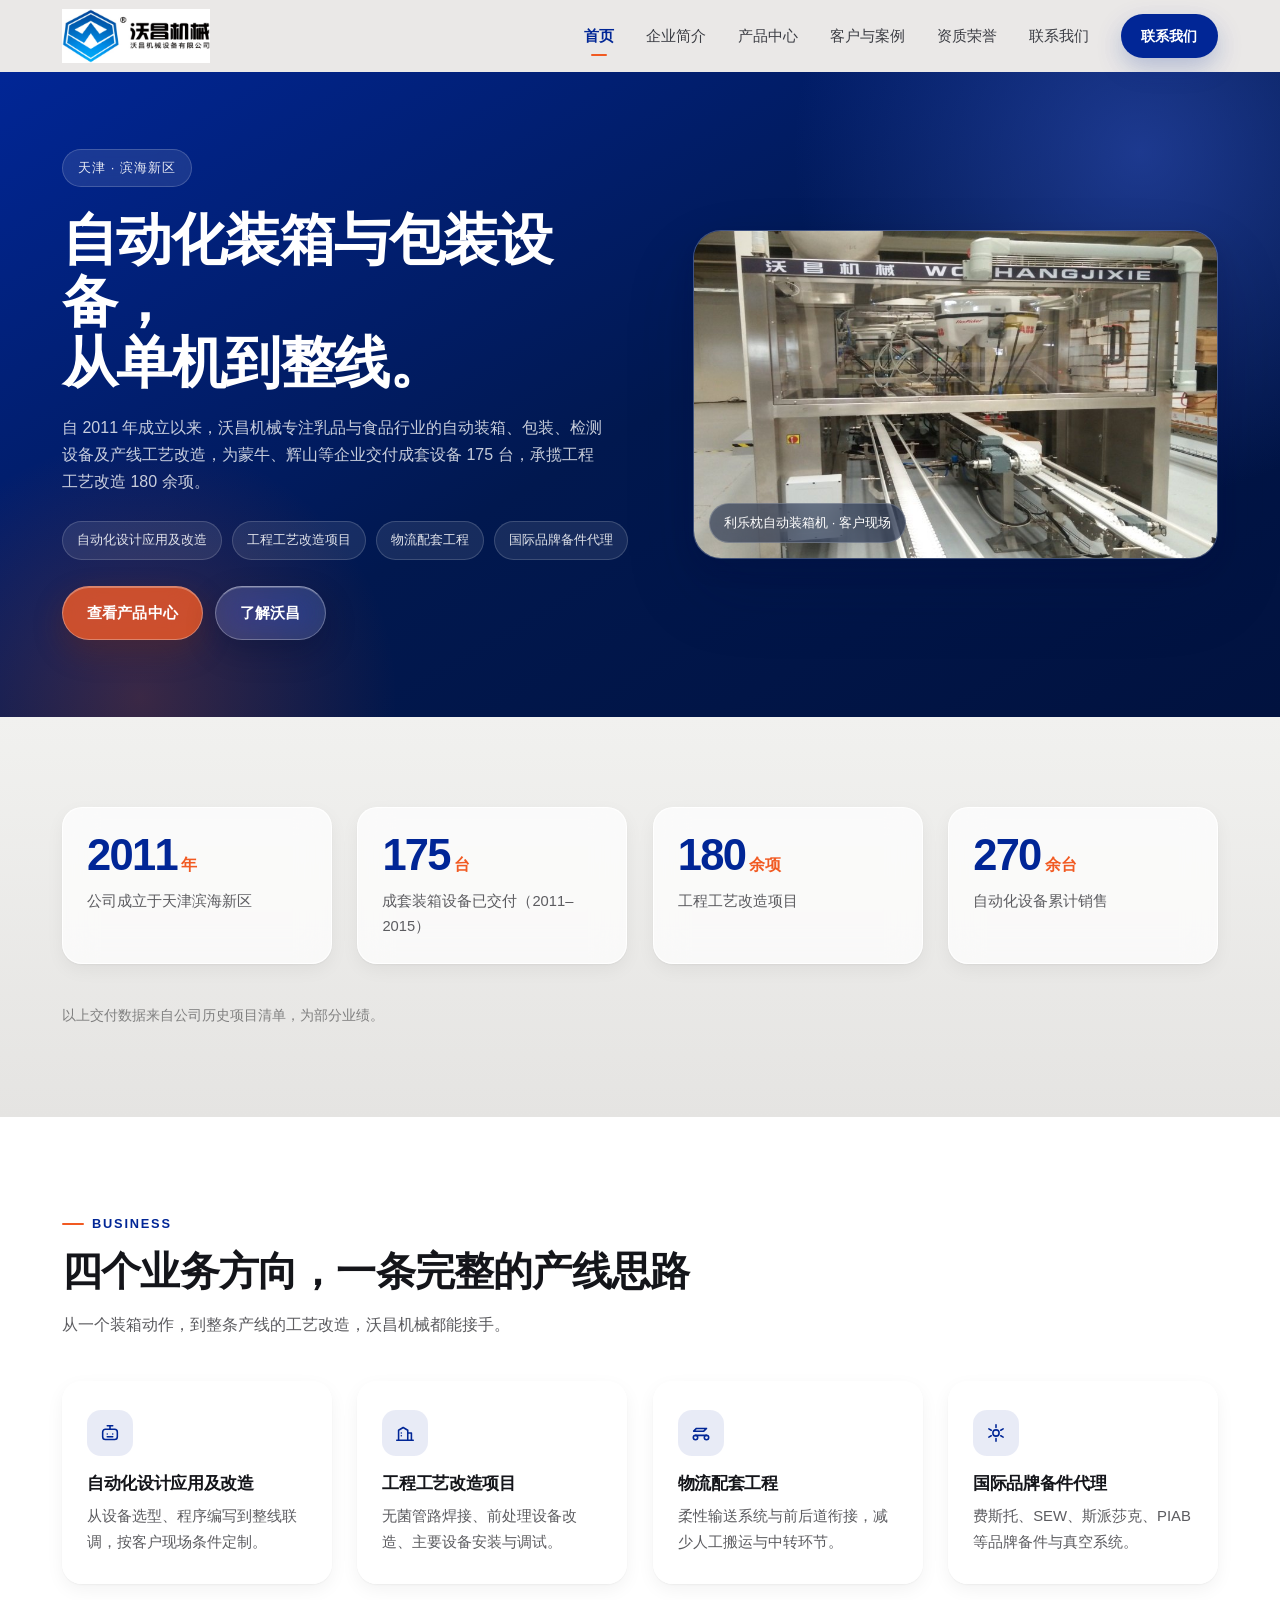
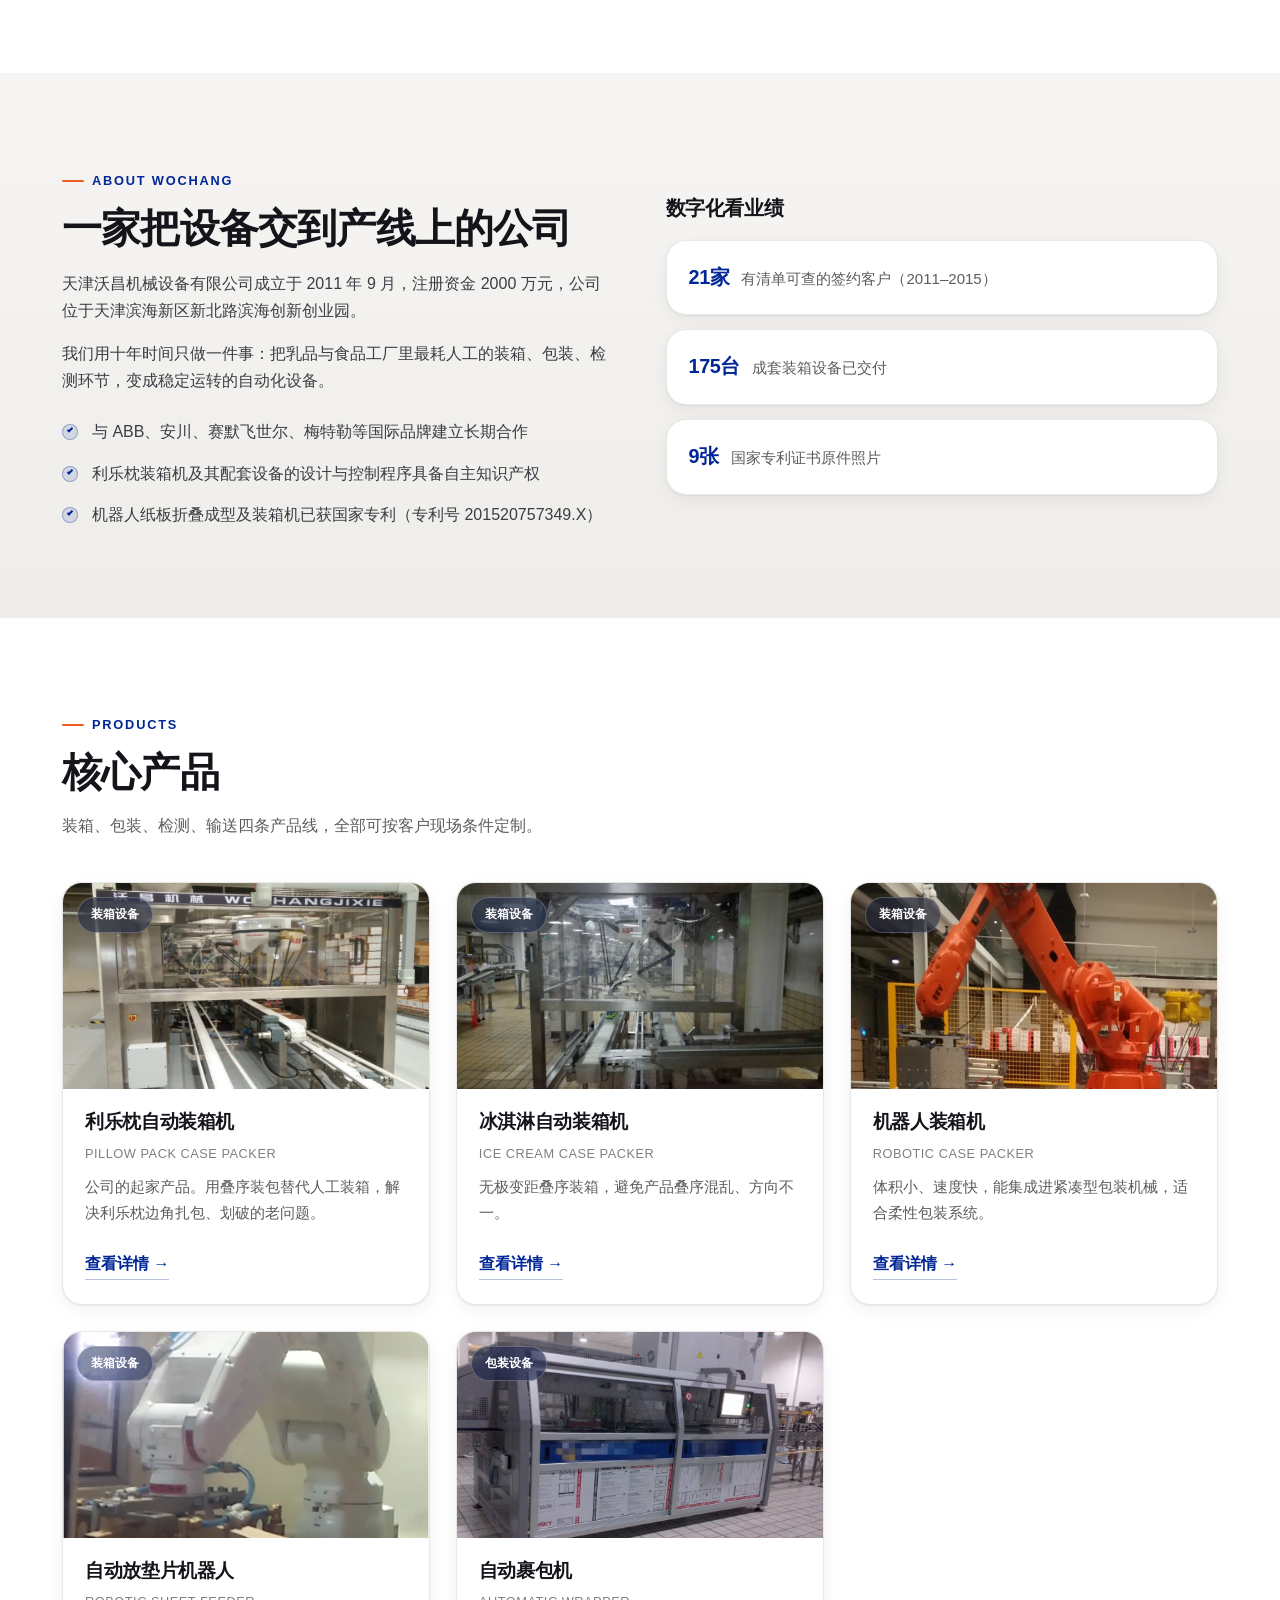
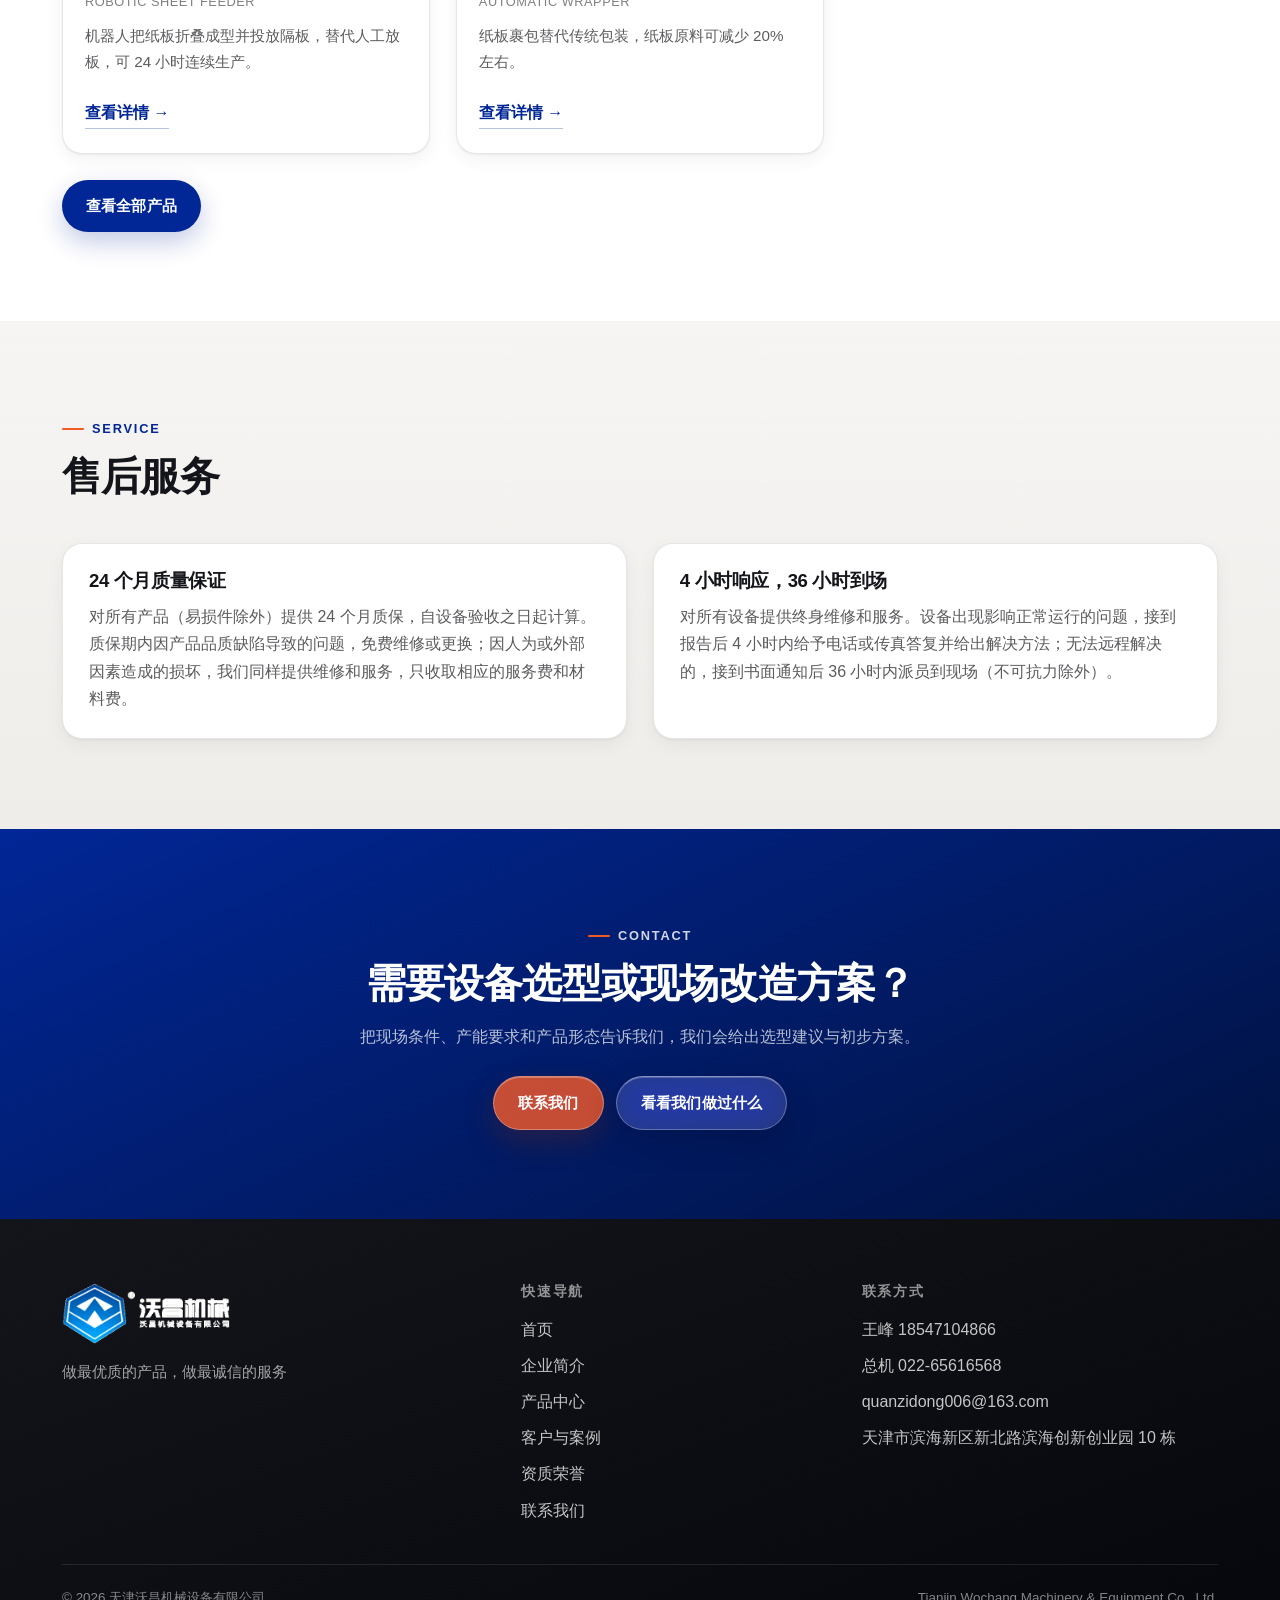
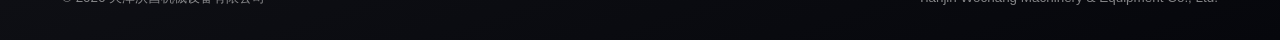
<file: index.html>
<!DOCTYPE html>
<html lang="zh-CN">
<head>
<meta charset="utf-8">
<meta name="viewport" content="width=device-width, initial-scale=1">
<title>天津沃昌机械设备有限公司｜自动化装箱与包装设备整线方案</title>
<meta name="description" content="天津沃昌机械设备有限公司成立于 2011 年，专注乳品、食品行业的自动装箱机、包装设备、检测设备与产线工程改造，已为蒙牛、辉山等企业交付成套设备 175 台，承揽工程工艺改造 180 余项。">
<meta name="theme-color" content="#012696">
<link rel="icon" href="favicon.ico">
<link rel="apple-touch-icon" href="assets/img/apple-touch-icon.png">
<link rel="stylesheet" href="assets/css/style.css">
<meta property="og:type" content="website">
<meta property="og:title" content="天津沃昌机械设备有限公司｜自动化装箱与包装设备整线方案">
<meta property="og:description" content="专注乳品、食品行业的自动装箱、包装、检测设备与产线工艺改造。">
<meta property="og:image" content="assets/img/products/case-packer-line.jpg">
</head>
<body data-page="home">
<a class="skip-link" href="#main">跳到主要内容</a>

<header class="site-header"></header>

<main id="main">

  <section class="hero">
    <div class="wrap" id="hero-slot"></div>
  </section>

  <section class="section section--gray">
    <div class="wrap">
      <div class="stats" id="stats-slot"></div>
    </div>
  </section>

  <section class="section section--white">
    <div class="wrap">
      <div class="section-head reveal">
        <span class="eyebrow">Business</span>
        <h2 class="h2">四个业务方向，一条完整的产线思路</h2>
        <p class="lead">从一个装箱动作，到整条产线的工艺改造，沃昌机械都能接手。</p>
      </div>
      <div class="grid grid--4" id="capabilities-slot"></div>
    </div>
  </section>

  <section class="section section--platinum">
    <div class="wrap dark-split" id="about-slot"></div>
  </section>

  <section class="section section--white">
    <div class="wrap">
      <div class="section-head reveal">
        <span class="eyebrow">Products</span>
        <h2 class="h2">核心产品</h2>
        <p class="lead">装箱、包装、检测、输送四条产品线，全部可按客户现场条件定制。</p>
      </div>
      <div class="grid grid--3" id="products-slot"></div>
      <div class="btn-row">
        <a class="btn btn--primary" href="products.html">查看全部产品</a>
      </div>
    </div>
  </section>

  <section class="section section--platinum">
    <div class="wrap" id="aftersale-slot"></div>
  </section>

  <section class="section section--dark">
    <div class="wrap" style="text-align:center">
      <span class="eyebrow">Contact</span>
      <h2 class="h2">需要设备选型或现场改造方案？</h2>
      <p class="lead" style="margin:16px auto 0;max-width:38em">把现场条件、产能要求和产品形态告诉我们，我们会给出选型建议与初步方案。</p>
      <div class="btn-row" style="justify-content:center">
        <a class="btn btn--glass-orange" href="contact.html">联系我们</a>
        <a class="btn btn--glass" href="cases.html">看看我们做过什么</a>
      </div>
    </div>
  </section>

</main>

<footer class="site-footer"></footer>

<!-- build:data -->
<script type="application/json" id="page-data-site">{"companyName":"天津沃昌机械设备有限公司","companyNameEn":"Tianjin Wochang Machinery & Equipment Co., Ltd.","shortName":"沃昌机械","slogan":"做最优质的产品，做最诚信的服务","seoTitle":"天津沃昌机械设备有限公司｜自动化装箱与包装设备整线方案","seoDescription":"天津沃昌机械设备有限公司成立于 2011 年，专注乳品、食品行业的自动装箱机、包装设备、检测设备与产线工程改造，为蒙牛、辉山等企业交付成套设备 175 台，承揽工程工艺改造 180 余项。","nav":[{"label":"首页","href":"index.html"},{"label":"企业简介","href":"about.html"},{"label":"产品中心","href":"products.html"},{"label":"客户与案例","href":"cases.html"},{"label":"资质荣誉","href":"honors.html"},{"label":"联系我们","href":"contact.html"}],"headerCta":{"label":"联系我们","href":"contact.html"},"hero":{"eyebrow":"天津 · 滨海新区","title":"自动化装箱与包装设备，\n从单机到整线。","subtitle":"自 2011 年成立以来，沃昌机械专注乳品与食品行业的自动装箱、包装、检测设备及产线工艺改造，为蒙牛、辉山等企业交付成套设备 175 台，承揽工程工艺改造 180 余项。","primaryCta":{"label":"查看产品中心","href":"products.html"},"secondaryCta":{"label":"了解沃昌","href":"about.html"},"image":"assets/img/products/case-packer-line.jpg","imageCaption":"利乐枕自动装箱机 · 客户现场"},"stats":[{"value":"2011","unit":"年","label":"公司成立于天津滨海新区"},{"value":"175","unit":"台","label":"成套装箱设备已交付（2011–2015）"},{"value":"180","unit":"余项","label":"工程工艺改造项目"},{"value":"270","unit":"余台","label":"自动化设备累计销售"}],"statsNote":"以上交付数据来自公司历史项目清单，为部分业绩。","capabilities":[{"title":"自动化设计应用及改造","desc":"从设备选型、程序编写到整线联调，按客户现场条件定制。","icon":"robot"},{"title":"工程工艺改造项目","desc":"无菌管路焊接、前处理设备改造、主要设备安装与调试。","icon":"plant"},{"title":"物流配套工程","desc":"柔性输送系统与前后道衔接，减少人工搬运与中转环节。","icon":"conveyor"},{"title":"国际品牌备件代理","desc":"费斯托、SEW、斯派莎克、PIAB 等品牌备件与真空系统。","icon":"parts"}],"homeAbout":{"title":"一家把设备交到产线上的公司","paragraphs":["天津沃昌机械设备有限公司成立于 2011 年 9 月，注册资金 2000 万元，公司位于天津滨海新区新北路滨海创新创业园。","我们用十年时间只做一件事：把乳品与食品工厂里最耗人工的装箱、包装、检测环节，变成稳定运转的自动化设备。"],"points":["与 ABB、安川、赛默飞世尔、梅特勒等国际品牌建立长期合作","利乐枕装箱机及其配套设备的设计与控制程序具备自主知识产权","机器人纸板折叠成型及装箱机已获国家专利（专利号 201520757349.X）"]},"afterSale":{"title":"售后服务","items":[{"title":"24 个月质量保证","desc":"对所有产品（易损件除外）提供 24 个月质保，自设备验收之日起计算。质保期内因产品品质缺陷导致的问题，免费维修或更换；因人为或外部因素造成的损坏，我们同样提供维修和服务，只收取相应的服务费和材料费。"},{"title":"4 小时响应，36 小时到场","desc":"对所有设备提供终身维修和服务。设备出现影响正常运行的问题，接到报告后 4 小时内给予电话或传真答复并给出解决方法；无法远程解决的，接到书面通知后 36 小时内派员到现场（不可抗力除外）。"}]},"footer":{"note":"本网站内容由天津沃昌机械设备有限公司提供。","quickLinksTitle":"快速导航","contactTitle":"联系方式"}}</script>
<script type="application/json" id="page-data-contact">{"title":"联系我们","lead":"需要设备选型、报价或现场改造方案，直接联系我们。工作时间内电话优先。","primary":{"label":"业务联系","name":"王峰","mobile":"18547104866","phone":"022-65616568","email":"quanzidong006@163.com"},"address":{"label":"公司地址","text":"天津市滨海新区新北路滨海创新创业园 10 栋","note":"来访前建议先电话联系，我们安排接待。"},"hours":{"label":"工作时间","text":"周一至周六 8:30 – 17:30","note":"设备出现影响正常运行的问题，接到报告后 4 小时内电话答复，36 小时内派员到现场（不可抗力除外）。"},"email":{"label":"邮件咨询","text":"把需求、现场条件或图纸发到邮箱，我们会给出设备选型与改造建议。","button":"写邮件给我们"},"form":{"title":"在线咨询","note":"提交后会调用你电脑上的邮件程序，把内容发到公司邮箱；本网站没有服务器，不会保存任何信息。","fields":{"name":"您的称呼","company":"公司名称","phone":"联系电话","message":"需求描述"},"submit":"发送邮件"},"afterSale":{"title":"售后服务承诺","items":["所有产品（易损件除外）提供 24 个月质量保证，自设备验收之日起计算。","质保期内因产品品质缺陷导致的问题，免费维修或更换。","因人为或外部客观因素导致的损坏，同样提供维修和服务，只收取相应的服务费和材料费。","所有设备提供终身维修和服务。"]}}</script>
<script type="application/json" id="page-data-about">{"title":"企业简介","lead":"天津沃昌机械设备有限公司成立于 2011 年 9 月，注册资金 2000 万元，专注于乳品、食品行业的自动化设备研发制造与产线工程改造。","intro":["公司经营项目覆盖自动化设计应用及改造、工程工艺改造项目、物流配套工程、国际品牌备件代理等领域，与 ABB、安川、赛默飞世尔、梅特勒等国际品牌建立合作并取得代理授权。","公司本着“诚信为本，创新为荣，品质为要，服务为先”的核心理念，为客户提供从选型设计、制造装配到现场安装调试的完整服务。"],"introImage":"assets/img/photos/workshop.png","performance":{"title":"公司业绩","paragraphs":["公司自 2011 年成立以来，累计实现销售收入 3.2 亿元，缴纳税收 2000 万元。","自动化设备已在蒙牛、辉山等企业投入使用 270 余台，其中利乐枕装箱机、冰淇淋装箱机、机器人纸板折叠成型设备等均为自主研发。","与利乐公司合作承揽工程工艺改造项目 180 余项，自主研发的利乐枕及冰淇淋装箱机及其配套设备的设计和控制程序具备自主知识产权，机器人纸板折叠成型及装箱机已获国家专利。"],"highlights":[{"value":"21","unit":"家","label":"有清单可查的签约客户（2011–2015）"},{"value":"175","unit":"台","label":"成套装箱设备已交付"},{"value":"9","unit":"张","label":"国家专利证书原件照片"}]},"productMix":{"title":"设备构成","note":"以下为公司自动化设备累计销售构成。","items":[{"label":"利乐枕装箱机","value":140,"display":"140 台"},{"label":"冰淇淋装箱机","value":70,"display":"70 余台"},{"label":"机器人纸板折叠设备","value":50,"display":"50 余台"},{"label":"裹包机","value":6,"display":"6 台"}]},"culture":{"title":"企业文化","items":[{"title":"企业宗旨","desc":"做最优质的产品，做最诚信的服务","tone":"primary"},{"title":"企业理念","desc":"诚信、敬业、务实、创新","tone":"dark"},{"title":"企业目标","desc":"创行业一流，做全国第一","tone":"primary"},{"title":"企业使命","desc":"成就客户、成就品牌、成就员工","tone":"dark"}]},"team":{"title":"团队介绍","paragraphs":["公司设有研发、生产、销售、工程、客服五大部门，现有员工 65 人，技术骨干 40 余人，全部来自国内知名乳品、食品企业、西门子、黑轻工及国家乳品设计院，工作经历均在 10 年以上。","团队先后多次参与国内知名企业的工厂设计、安装、调试、生产及运营管理工作，技术娴熟、经验丰富。沃昌机械愿与行业同仁一起，集行业经验、融全球智慧，创新设备制造管理模式，让中国自动化设备走向世界先进行列。"],"image":"assets/img/photos/team-e.jpg"},"timeline":{"title":"发展历程","items":[{"year":"2005","text":"启动利乐枕自动装箱机自主研发。"},{"year":"2010.08","text":"利乐枕自动装箱机完成整机安装调试与测试。"},{"year":"2011.01","text":"利乐枕自动装箱机正式投放市场使用。"},{"year":"2011.09","text":"天津沃昌机械设备有限公司在天津滨海新区成立。"},{"year":"2011.12","text":"首个利乐枕装箱系统项目落地蒙牛集团和林生产三厂。"},{"year":"2012","text":"获 ABB 2012 年度最佳表现奖，全年在多处蒙牛工厂完成交付。"},{"year":"2013","text":"利乐枕装箱系统交付辉山乳业、广西黄氏乳业。"},{"year":"2014","text":"冰淇淋自动装箱机陆续在沈阳、焦作、马鞍山、泰安、银川等工厂投用。"},{"year":"2015.04","text":"辉山乳业（沈阳）10 台利乐枕装箱系统交付，清单累计交付 175 台成套设备。"}]}}</script>
<script type="application/json" id="page-data-products">[{"slug":"tetrapak-case-packer","name":"利乐枕自动装箱机","nameEn":"Pillow Pack Case Packer","category":"装箱设备","featured":true,"status":"published","summary":"公司的起家产品。用叠序装包替代人工装箱，解决利乐枕边角扎包、划破的老问题。","description":["利乐枕自动装箱机自 2005 年开始研发，2010 年 8 月完成整机安装调试与测试，2011 年 1 月正式投放市场使用，在蒙牛、辉山等企业长期连续运行。"],"features":["装箱采用叠序装包方式，避免利乐枕边角扎包、划破的特性。","抓包吸盘采用 PIAB 支柱橡胶吸盘，最大限度保证吸附稳固性和防破坏性。","整个装箱环节配置真空报警和异常剔除装置。"],"specs":[{"label":"主机","value":"瑞士 ABB IRB360 三轴机器人"},{"label":"真空系统","value":"瑞典 PIAB 系统"},{"label":"变频器","value":"丹麦 DANFOSS"},{"label":"传送电机","value":"德国 SEW"}],"images":[{"src":"assets/img/products/case-packer-line.jpg","caption":"客户现场运行的利乐枕自动装箱机"},{"src":"assets/img/products/case-packer-wide.jpg","caption":"装箱机与输送线衔接段"},{"src":"assets/img/products/case-packer-plant.jpg","caption":"设备在乳品工厂产线中的位置"}]},{"slug":"icecream-case-packer","name":"冰淇淋自动装箱机","nameEn":"Ice Cream Case Packer","category":"装箱设备","featured":true,"status":"published","summary":"无极变距叠序装箱，避免产品叠序混乱、方向不一。","description":["针对冰淇淋产品的形状与节拍特点设计，采用无极变距叠序装箱方式，在保证整箱排列整齐的同时提高装箱效率。"],"features":["装箱采用无极变距叠序装箱方式，完全避免了产品叠序混乱、方向不一等常见问题。","抓包吸盘采用 PIAB 支柱橡胶吸盘，保证产品吸附稳固性和防破坏性。","整个装箱环节配置真空报警和异常剔除装置。"],"specs":[{"label":"主机","value":"瑞士 ABB IRB360 三轴机器人"},{"label":"真空系统","value":"瑞典 PIAB 系统"},{"label":"变频器","value":"丹麦 DANFOSS"},{"label":"传送电机","value":"德国 SEW"}],"images":[{"src":"assets/img/products/icecream-packer.jpg","caption":"冰淇淋自动装箱机在客户工厂运行"}]},{"slug":"robot-case-packer","name":"机器人装箱机","nameEn":"Robotic Case Packer","category":"装箱设备","featured":true,"status":"published","summary":"体积小、速度快，能集成进紧凑型包装机械，适合柔性包装系统。","description":["应用范围广、占地面积小，性能可靠、操作简便，可广泛用于化工、医药、食品等行业各种产品的全自动装箱。机身小巧却能满足到达距离和有效载荷方面的要求，配合运动控制与传送带跟踪性能，大幅缩短包装周期时间。"],"features":["兼顾固定位置操作与运动中操作，拾放精度一致。","专门针对包装应用优化，适合柔性包装系统。","配以运动控制和跟踪性能，大大缩短包装周期时间。"],"specs":[{"label":"速度","value":"低速机 23 次/分钟，高速机 28 次/分钟"},{"label":"真空系统","value":"瑞典 PIAB 系统 / 德国 费斯托 FESTO"},{"label":"变频器","value":"丹弗斯"},{"label":"电机","value":"SEW"}],"images":[{"src":"assets/img/products/robot-packer.jpg","caption":"机器人装箱机在客户现场"}]},{"slug":"robot-sheet-feeder","name":"自动放垫片机器人","nameEn":"Robotic Sheet Feeder","category":"装箱设备","featured":true,"status":"published","summary":"机器人把纸板折叠成型并投放隔板，替代人工放板，可 24 小时连续生产。","description":["本产品结构简单、操作灵活，使生产线由人工放入隔板变为由机器人将纸板折叠成型并投放隔板，保证隔板投放位置准确、平正，并可对投放异常的纸箱自动检测剔除。"],"features":["隔板投放位置准确、平正，投放异常可自动检测剔除。","一台机器人可替代多名工人，实现 24 小时连续生产，降低劳动强度与人力成本。","可根据客户需求量身定做。"],"specs":[{"label":"速度","value":"低速机 23 次/分钟，高速机 28 次/分钟"},{"label":"真空系统","value":"瑞典 PIAB 系统 / 德国 费斯托 FESTO"},{"label":"变频器","value":"丹弗斯"},{"label":"电机","value":"SEW"},{"label":"专利号","value":"201520757349.X"}],"images":[{"src":"assets/img/products/robot-sheet-feeder.png","caption":"机器人纸板折叠成型及装箱机"}]},{"slug":"wrapper-machine","name":"自动裹包机","nameEn":"Automatic Wrapper","category":"包装设备","featured":true,"status":"published","summary":"纸板裹包替代传统包装，纸板原料可减少 20% 左右。","description":["自动裹包机由多个全自动机型组成，把纸皮套于塑料、金属或玻璃容器上，使被包装物保持稳固，大幅减少设备和原料的占用空间以及各级运输矛盾。包装外观平整美观，箱内物品之间无缝隙接触，裹包后紧密牢固。"],"features":["纸板原料可以减少 20% 左右。","包装外观质量平整美观，箱内物品之间无缝隙接触。","减轻劳动强度、减少劳动力资源，是传统包装方式升级的必然趋势。"],"specs":[{"label":"型号","value":"MP 150"},{"label":"安装功率","value":"16 KW"},{"label":"生产速度","value":"150 个/循环/分钟"}],"images":[{"src":"assets/img/products/wrapper-machine.jpg","caption":"自动裹包机"}]},{"slug":"xray-inspection","name":"X 光异物检测机","nameEn":"X-Ray Inspection System","category":"检测设备","featured":false,"status":"published","summary":"稳定的在线检测精度，帮助符合 HACCP、FDA、GMP、BRC、IFS 等法规要求。","description":["X 光射线检测系统是检测污染物和多种在线质量检测的信赖保障，符合法规并保护品牌声誉。"],"features":["提供稳定的检测精度和卓越的在线检测性能。","帮助符合 HACCP、FDA、GMP、BRC 以及 IFS 等法规要求。","可根据客户需求量身定做。"],"specs":[],"images":[{"src":"assets/img/products/xray-machine.jpg","caption":"X 光机检测设备"}]},{"slug":"checkweigher","name":"自动检重秤","nameEn":"Checkweigher","category":"检测设备","featured":false,"status":"published","summary":"在线动态称重与重量分级，自动区分正常、偏轻、超重三种规格。","description":["自动化称重设备主要应用于生产线上对产品进行自动称重，对需要重量分等级的产品也可以在线自动重量分级，帮工厂省去大量人工产品输送过程。产品匀速进入称重段并有效排序，检重秤自动秤量出被检测重量，数据高速处理系统将测出的重量与预设标准重量比对，区分出正常重量范围、偏轻、超重三种规格。"],"features":["在线动态称重，自动区分偏轻、正常、超重。","支持在线自动重量分级。","可根据客户需求量身定做。"],"specs":[],"images":[{"src":"assets/img/products/checkweigher.jpg","caption":"自动检重秤"}]},{"slug":"flexible-conveyor","name":"柔性输送系统","nameEn":"Flexible Conveyor System","category":"输送系统","featured":false,"status":"published","summary":"SUS304 不锈钢主体，链板与轨道间采用 HDPE 摩擦条，噪音更低、损耗更小。","description":["沃昌机械的柔性输送系统所有部件均严格按照欧美国家的工业及质量标准制造，公差小、精度高，在同样运转条件下相对传统设备更具优势。整个系统全部采用 SUS304 不锈钢材质，链板由优质工程塑料 POM（缩醛树脂）制成，并在链板与轨道间采用独有的 HDPE（高密度聚乙烯）摩擦条进一步减小摩擦，降低设备损耗，作业空间美观整洁，噪声减至最低。"],"features":["全部采用 SUS304 不锈钢材质，公差小、精度高。","链板采用 POM 工程塑料，轨道间加 HDPE 摩擦条降低磨损。","作业空间美观整洁，噪声更低，工作环境更舒适。"],"specs":[],"images":[{"src":"assets/img/products/conveyor-a.jpg","caption":"柔性输送系统现场"},{"src":"assets/img/products/conveyor-b.jpg","caption":"输送线与转弯段"},{"src":"assets/img/products/conveyor-layout.png","caption":"输送系统布局示意"}]},{"slug":"engineering-retrofit","name":"工程工艺改造","nameEn":"Process & Engineering Retrofit","category":"工程服务","featured":false,"status":"published","summary":"与利乐公司合作承揽工程工艺改造项目 180 余项，含无菌管路焊接与前处理设备改造。","description":["公司合作承揽工程工艺改造项目 180 余项，主要设备安装、无菌管路焊接、前处理设备改造。"],"features":["主要设备安装与整线联调。","无菌管路焊接。","前处理设备改造。"],"specs":[],"images":[{"src":"assets/img/products/engineering-retrofit.png","caption":"前处理与管路改造现场"}]},{"slug":"parts-agency","name":"国际品牌备件代理","nameEn":"Authorized Spare Parts","category":"备件代理","featured":false,"status":"published","summary":"费斯托 FESTO、SEW 电机、斯派莎克蒸汽产品、PIAB 真空系统等国际品牌备件供应。","description":["公司代理多家国际工业品牌备件，为乳品、食品工厂提供气缸、阀门、减速电机、蒸汽系统与真空系统等常用备件，缩短停机等待时间。"],"features":["费斯托 FESTO 气动元件与气缸。","SEW 减速电机。","英国斯派莎克蒸汽阀门与流量计。","瑞典 PIAB 真空输送机、真空吸盘与真空发生器。"],"specs":[],"images":[{"src":"assets/img/partners/brand-festo.png","caption":"费斯托 FESTO"},{"src":"assets/img/partners/brand-sew.png","caption":"SEW 电机"},{"src":"assets/img/partners/brand-spirax.png","caption":"斯派莎克 Spirax Sarco"},{"src":"assets/img/partners/brand-piab.png","caption":"PIAB 真空系统"}]}]</script>
<!-- /build:data -->
<script src="assets/js/app.js" defer></script>
</body>
</html>
</file>
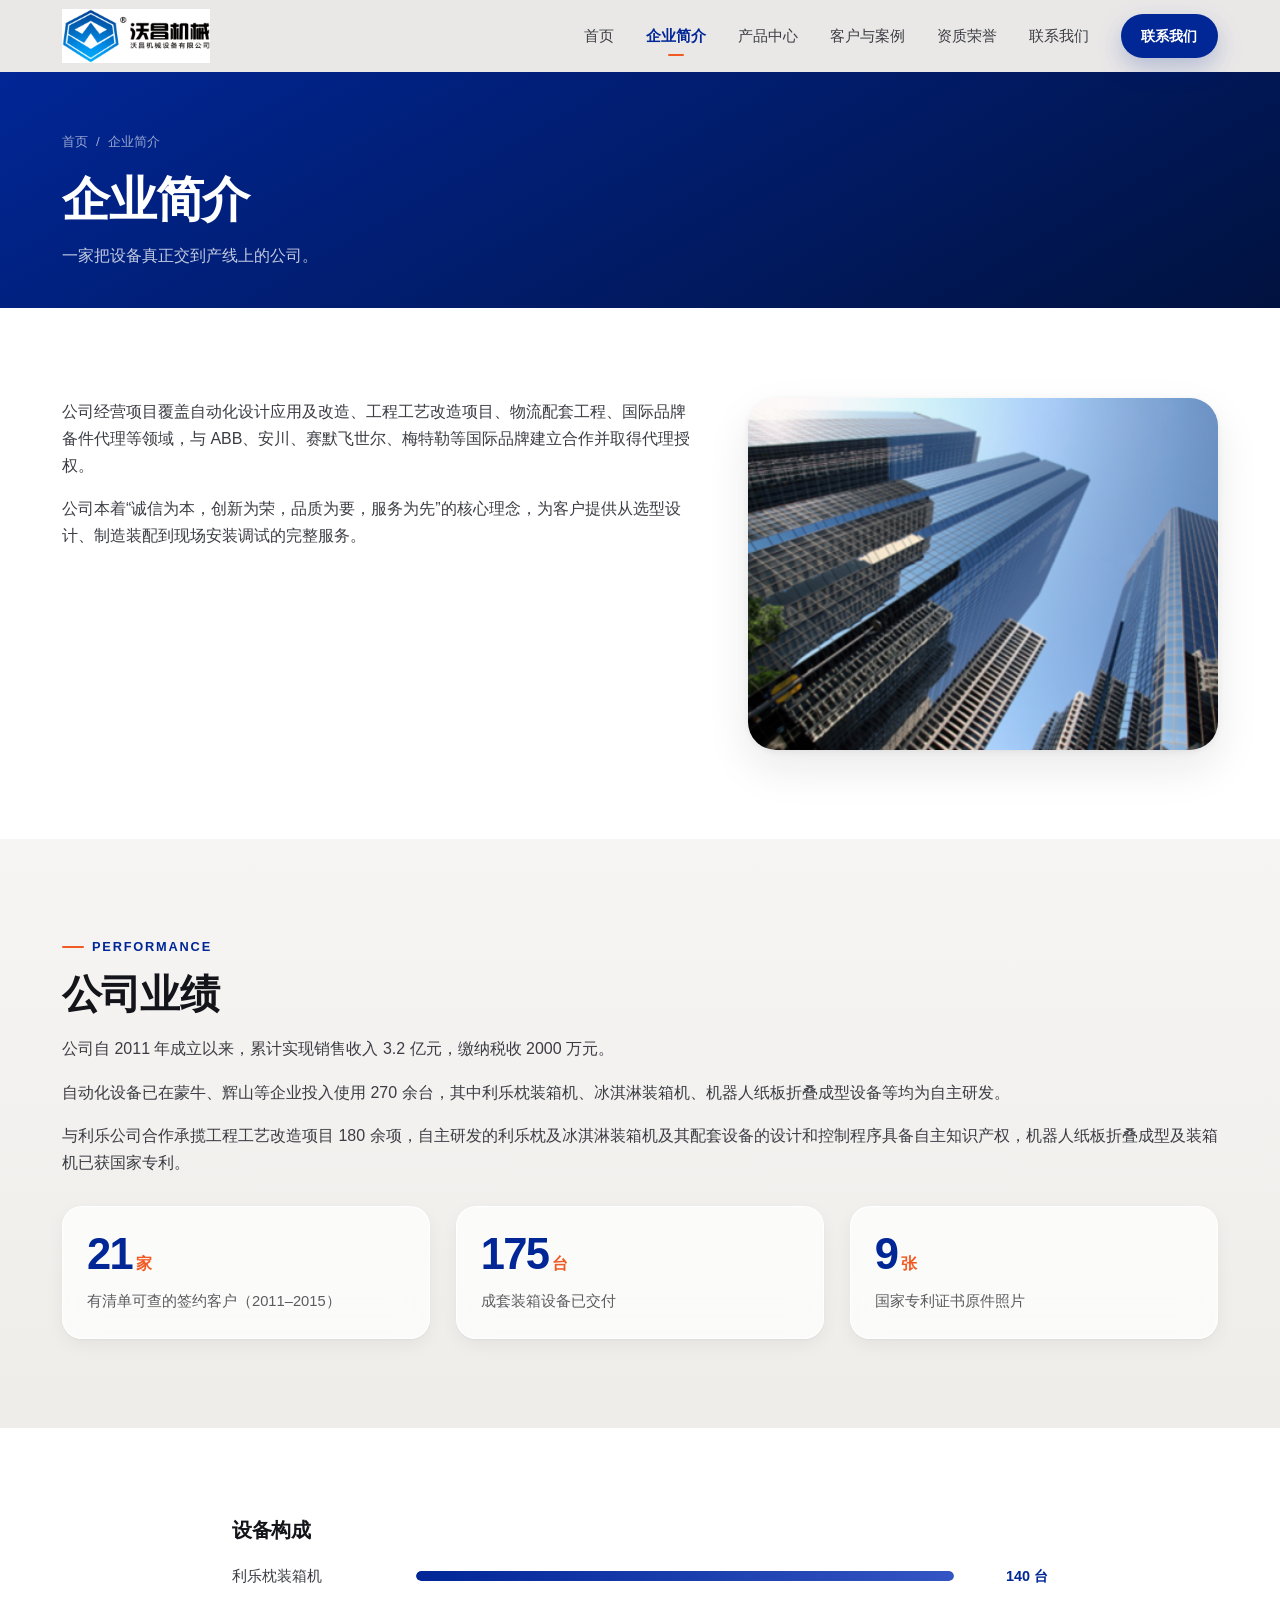
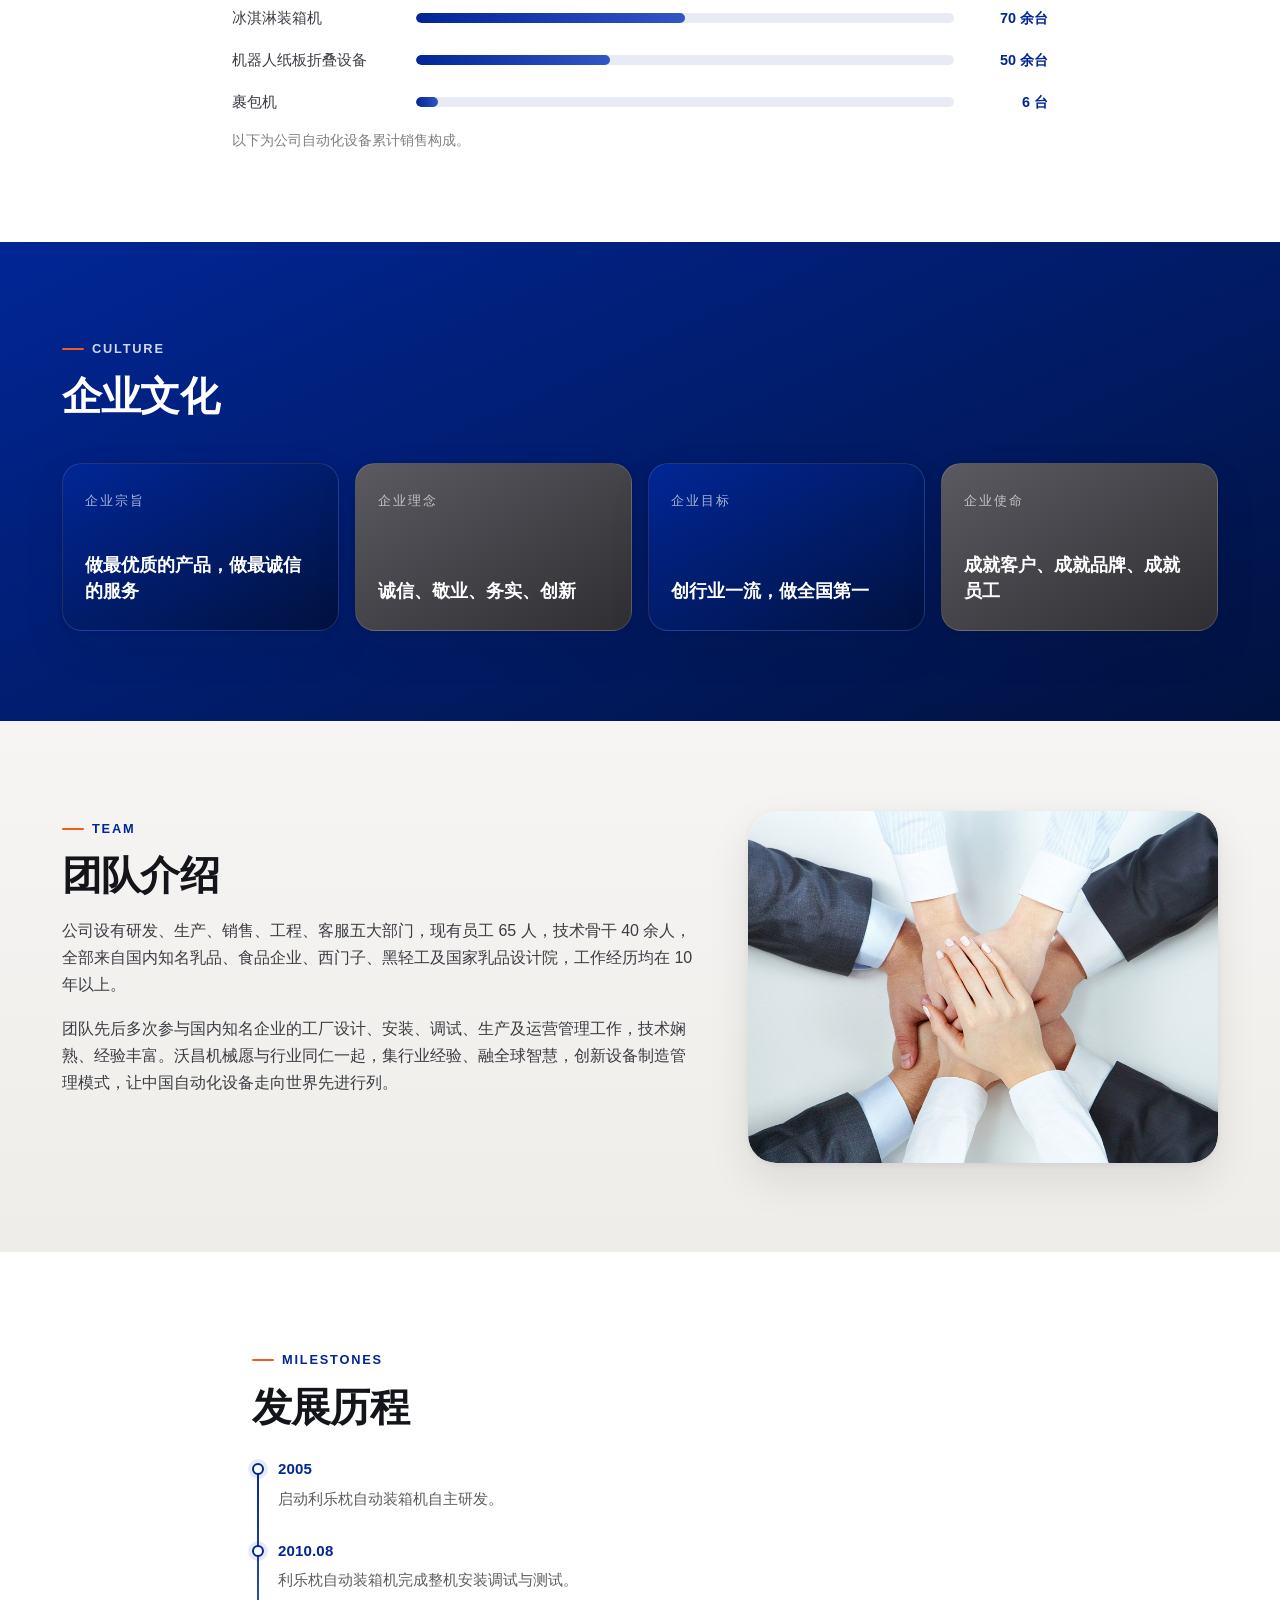
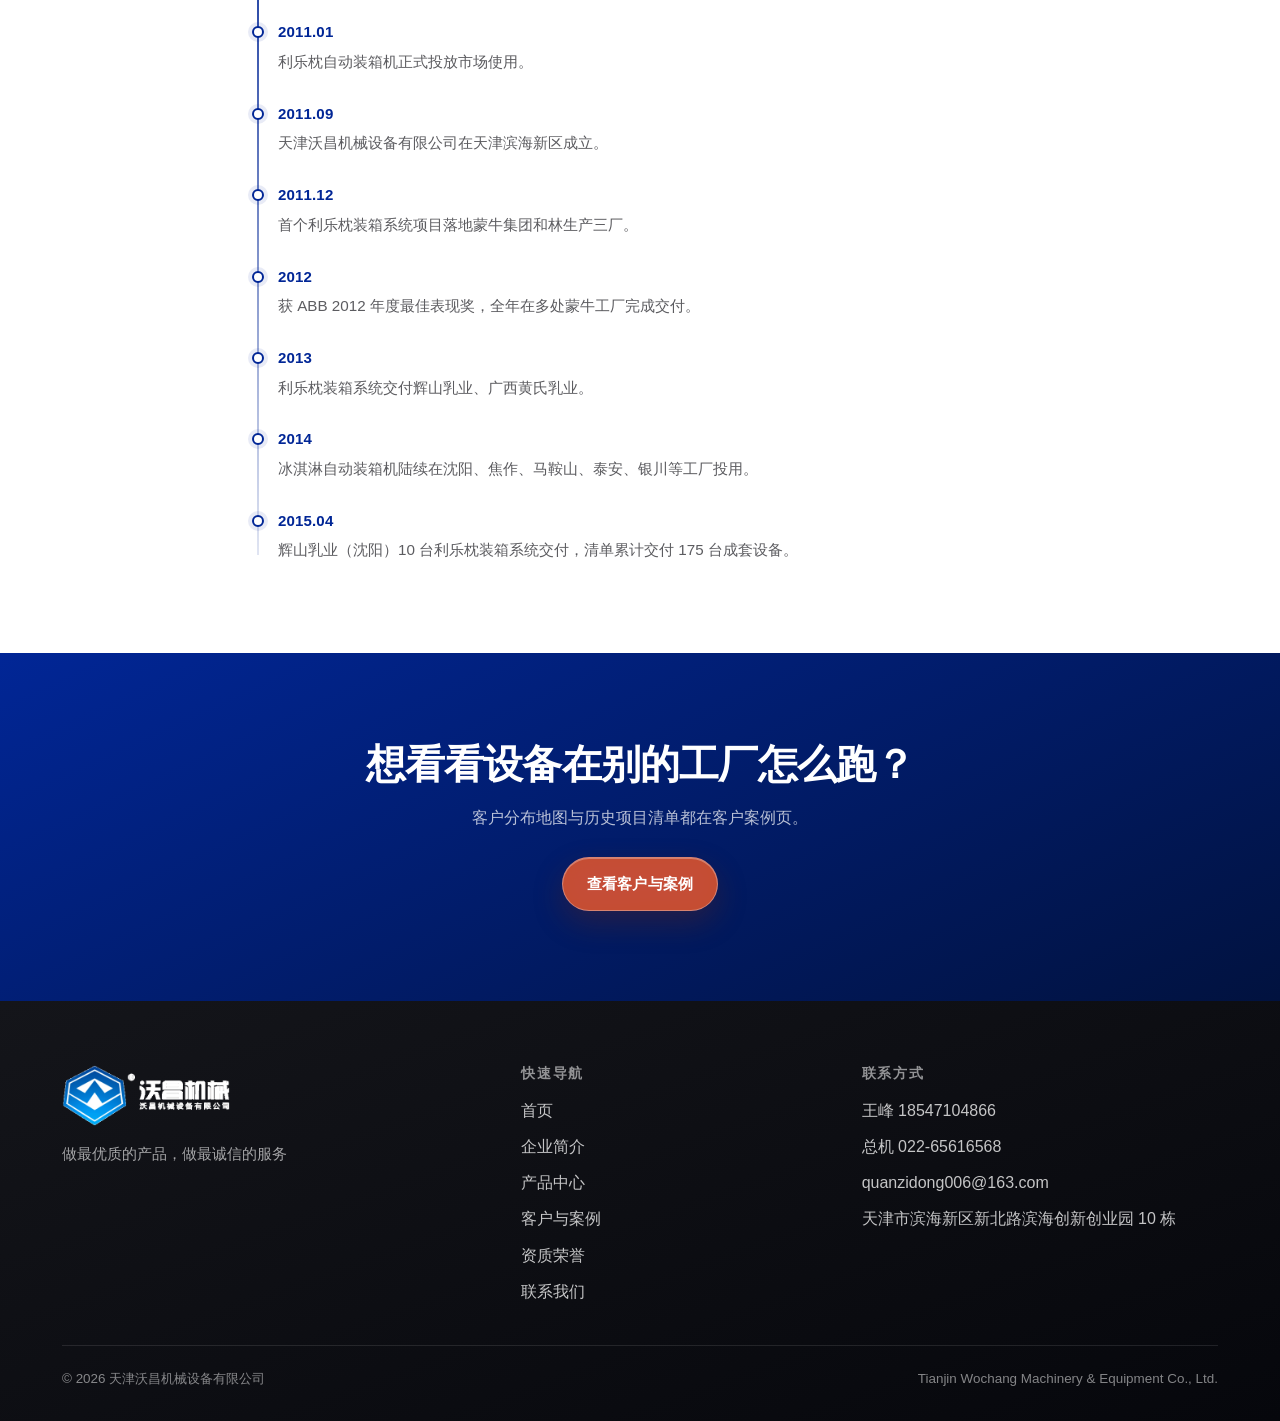
<file: about.html>
<!DOCTYPE html>
<html lang="zh-CN">
<head>
<meta charset="utf-8">
<meta name="viewport" content="width=device-width, initial-scale=1">
<title>企业简介｜天津沃昌机械设备有限公司</title>
<meta name="description" content="天津沃昌机械设备有限公司成立于 2011 年 9 月，注册资金 2000 万元，位于天津滨海新区，主营自动化设计应用及改造、工程工艺改造、物流配套工程与国际品牌备件代理。">
<meta name="theme-color" content="#012696">
<link rel="icon" href="favicon.ico">
<link rel="apple-touch-icon" href="assets/img/apple-touch-icon.png">
<link rel="stylesheet" href="assets/css/style.css">
</head>
<body data-page="about">
<a class="skip-link" href="#main">跳到主要内容</a>

<header class="site-header"></header>

<main id="main">

  <section class="page-head">
    <div class="wrap">
      <nav class="breadcrumb" aria-label="位置"><a href="index.html">首页</a><span>/</span><span>企业简介</span></nav>
      <h1>企业简介</h1>
      <p>一家把设备真正交到产线上的公司。</p>
    </div>
  </section>

  <section class="section section--white">
    <div class="wrap about-intro" id="intro-slot"></div>
  </section>

  <section class="section section--platinum">
    <div class="wrap" id="performance-slot"></div>
  </section>

  <section class="section section--white">
    <div class="wrap" style="max-width:860px" id="mix-slot"></div>
  </section>

  <section class="section section--dark">
    <div class="wrap">
      <div class="section-head reveal">
        <span class="eyebrow">Culture</span>
        <h2 class="h2">企业文化</h2>
      </div>
      <div class="culture-grid" id="culture-slot"></div>
    </div>
  </section>

  <section class="section section--platinum">
    <div class="wrap about-intro" id="team-slot"></div>
  </section>

  <section class="section section--white">
    <div class="wrap" style="max-width:820px" id="timeline-slot"></div>
  </section>

  <section class="section section--dark">
    <div class="wrap" style="text-align:center">
      <h2 class="h2">想看看设备在别的工厂怎么跑？</h2>
      <p class="lead" style="margin:16px auto 0;max-width:36em">客户分布地图与历史项目清单都在客户案例页。</p>
      <div class="btn-row" style="justify-content:center">
        <a class="btn btn--glass-orange" href="cases.html">查看客户与案例</a>
      </div>
    </div>
  </section>

</main>

<footer class="site-footer"></footer>

<!-- build:data -->
<script type="application/json" id="page-data-site">{"companyName":"天津沃昌机械设备有限公司","companyNameEn":"Tianjin Wochang Machinery & Equipment Co., Ltd.","shortName":"沃昌机械","slogan":"做最优质的产品，做最诚信的服务","seoTitle":"天津沃昌机械设备有限公司｜自动化装箱与包装设备整线方案","seoDescription":"天津沃昌机械设备有限公司成立于 2011 年，专注乳品、食品行业的自动装箱机、包装设备、检测设备与产线工程改造，为蒙牛、辉山等企业交付成套设备 175 台，承揽工程工艺改造 180 余项。","nav":[{"label":"首页","href":"index.html"},{"label":"企业简介","href":"about.html"},{"label":"产品中心","href":"products.html"},{"label":"客户与案例","href":"cases.html"},{"label":"资质荣誉","href":"honors.html"},{"label":"联系我们","href":"contact.html"}],"headerCta":{"label":"联系我们","href":"contact.html"},"hero":{"eyebrow":"天津 · 滨海新区","title":"自动化装箱与包装设备，\n从单机到整线。","subtitle":"自 2011 年成立以来，沃昌机械专注乳品与食品行业的自动装箱、包装、检测设备及产线工艺改造，为蒙牛、辉山等企业交付成套设备 175 台，承揽工程工艺改造 180 余项。","primaryCta":{"label":"查看产品中心","href":"products.html"},"secondaryCta":{"label":"了解沃昌","href":"about.html"},"image":"assets/img/products/case-packer-line.jpg","imageCaption":"利乐枕自动装箱机 · 客户现场"},"stats":[{"value":"2011","unit":"年","label":"公司成立于天津滨海新区"},{"value":"175","unit":"台","label":"成套装箱设备已交付（2011–2015）"},{"value":"180","unit":"余项","label":"工程工艺改造项目"},{"value":"270","unit":"余台","label":"自动化设备累计销售"}],"statsNote":"以上交付数据来自公司历史项目清单，为部分业绩。","capabilities":[{"title":"自动化设计应用及改造","desc":"从设备选型、程序编写到整线联调，按客户现场条件定制。","icon":"robot"},{"title":"工程工艺改造项目","desc":"无菌管路焊接、前处理设备改造、主要设备安装与调试。","icon":"plant"},{"title":"物流配套工程","desc":"柔性输送系统与前后道衔接，减少人工搬运与中转环节。","icon":"conveyor"},{"title":"国际品牌备件代理","desc":"费斯托、SEW、斯派莎克、PIAB 等品牌备件与真空系统。","icon":"parts"}],"homeAbout":{"title":"一家把设备交到产线上的公司","paragraphs":["天津沃昌机械设备有限公司成立于 2011 年 9 月，注册资金 2000 万元，公司位于天津滨海新区新北路滨海创新创业园。","我们用十年时间只做一件事：把乳品与食品工厂里最耗人工的装箱、包装、检测环节，变成稳定运转的自动化设备。"],"points":["与 ABB、安川、赛默飞世尔、梅特勒等国际品牌建立长期合作","利乐枕装箱机及其配套设备的设计与控制程序具备自主知识产权","机器人纸板折叠成型及装箱机已获国家专利（专利号 201520757349.X）"]},"afterSale":{"title":"售后服务","items":[{"title":"24 个月质量保证","desc":"对所有产品（易损件除外）提供 24 个月质保，自设备验收之日起计算。质保期内因产品品质缺陷导致的问题，免费维修或更换；因人为或外部因素造成的损坏，我们同样提供维修和服务，只收取相应的服务费和材料费。"},{"title":"4 小时响应，36 小时到场","desc":"对所有设备提供终身维修和服务。设备出现影响正常运行的问题，接到报告后 4 小时内给予电话或传真答复并给出解决方法；无法远程解决的，接到书面通知后 36 小时内派员到现场（不可抗力除外）。"}]},"footer":{"note":"本网站内容由天津沃昌机械设备有限公司提供。","quickLinksTitle":"快速导航","contactTitle":"联系方式"}}</script>
<script type="application/json" id="page-data-contact">{"title":"联系我们","lead":"需要设备选型、报价或现场改造方案，直接联系我们。工作时间内电话优先。","primary":{"label":"业务联系","name":"王峰","mobile":"18547104866","phone":"022-65616568","email":"quanzidong006@163.com"},"address":{"label":"公司地址","text":"天津市滨海新区新北路滨海创新创业园 10 栋","note":"来访前建议先电话联系，我们安排接待。"},"hours":{"label":"工作时间","text":"周一至周六 8:30 – 17:30","note":"设备出现影响正常运行的问题，接到报告后 4 小时内电话答复，36 小时内派员到现场（不可抗力除外）。"},"email":{"label":"邮件咨询","text":"把需求、现场条件或图纸发到邮箱，我们会给出设备选型与改造建议。","button":"写邮件给我们"},"form":{"title":"在线咨询","note":"提交后会调用你电脑上的邮件程序，把内容发到公司邮箱；本网站没有服务器，不会保存任何信息。","fields":{"name":"您的称呼","company":"公司名称","phone":"联系电话","message":"需求描述"},"submit":"发送邮件"},"afterSale":{"title":"售后服务承诺","items":["所有产品（易损件除外）提供 24 个月质量保证，自设备验收之日起计算。","质保期内因产品品质缺陷导致的问题，免费维修或更换。","因人为或外部客观因素导致的损坏，同样提供维修和服务，只收取相应的服务费和材料费。","所有设备提供终身维修和服务。"]}}</script>
<script type="application/json" id="page-data-about">{"title":"企业简介","lead":"天津沃昌机械设备有限公司成立于 2011 年 9 月，注册资金 2000 万元，专注于乳品、食品行业的自动化设备研发制造与产线工程改造。","intro":["公司经营项目覆盖自动化设计应用及改造、工程工艺改造项目、物流配套工程、国际品牌备件代理等领域，与 ABB、安川、赛默飞世尔、梅特勒等国际品牌建立合作并取得代理授权。","公司本着“诚信为本，创新为荣，品质为要，服务为先”的核心理念，为客户提供从选型设计、制造装配到现场安装调试的完整服务。"],"introImage":"assets/img/photos/workshop.png","performance":{"title":"公司业绩","paragraphs":["公司自 2011 年成立以来，累计实现销售收入 3.2 亿元，缴纳税收 2000 万元。","自动化设备已在蒙牛、辉山等企业投入使用 270 余台，其中利乐枕装箱机、冰淇淋装箱机、机器人纸板折叠成型设备等均为自主研发。","与利乐公司合作承揽工程工艺改造项目 180 余项，自主研发的利乐枕及冰淇淋装箱机及其配套设备的设计和控制程序具备自主知识产权，机器人纸板折叠成型及装箱机已获国家专利。"],"highlights":[{"value":"21","unit":"家","label":"有清单可查的签约客户（2011–2015）"},{"value":"175","unit":"台","label":"成套装箱设备已交付"},{"value":"9","unit":"张","label":"国家专利证书原件照片"}]},"productMix":{"title":"设备构成","note":"以下为公司自动化设备累计销售构成。","items":[{"label":"利乐枕装箱机","value":140,"display":"140 台"},{"label":"冰淇淋装箱机","value":70,"display":"70 余台"},{"label":"机器人纸板折叠设备","value":50,"display":"50 余台"},{"label":"裹包机","value":6,"display":"6 台"}]},"culture":{"title":"企业文化","items":[{"title":"企业宗旨","desc":"做最优质的产品，做最诚信的服务","tone":"primary"},{"title":"企业理念","desc":"诚信、敬业、务实、创新","tone":"dark"},{"title":"企业目标","desc":"创行业一流，做全国第一","tone":"primary"},{"title":"企业使命","desc":"成就客户、成就品牌、成就员工","tone":"dark"}]},"team":{"title":"团队介绍","paragraphs":["公司设有研发、生产、销售、工程、客服五大部门，现有员工 65 人，技术骨干 40 余人，全部来自国内知名乳品、食品企业、西门子、黑轻工及国家乳品设计院，工作经历均在 10 年以上。","团队先后多次参与国内知名企业的工厂设计、安装、调试、生产及运营管理工作，技术娴熟、经验丰富。沃昌机械愿与行业同仁一起，集行业经验、融全球智慧，创新设备制造管理模式，让中国自动化设备走向世界先进行列。"],"image":"assets/img/photos/team-e.jpg"},"timeline":{"title":"发展历程","items":[{"year":"2005","text":"启动利乐枕自动装箱机自主研发。"},{"year":"2010.08","text":"利乐枕自动装箱机完成整机安装调试与测试。"},{"year":"2011.01","text":"利乐枕自动装箱机正式投放市场使用。"},{"year":"2011.09","text":"天津沃昌机械设备有限公司在天津滨海新区成立。"},{"year":"2011.12","text":"首个利乐枕装箱系统项目落地蒙牛集团和林生产三厂。"},{"year":"2012","text":"获 ABB 2012 年度最佳表现奖，全年在多处蒙牛工厂完成交付。"},{"year":"2013","text":"利乐枕装箱系统交付辉山乳业、广西黄氏乳业。"},{"year":"2014","text":"冰淇淋自动装箱机陆续在沈阳、焦作、马鞍山、泰安、银川等工厂投用。"},{"year":"2015.04","text":"辉山乳业（沈阳）10 台利乐枕装箱系统交付，清单累计交付 175 台成套设备。"}]}}</script>
<!-- /build:data -->
<script src="assets/js/app.js" defer></script>
</body>
</html>
</file>
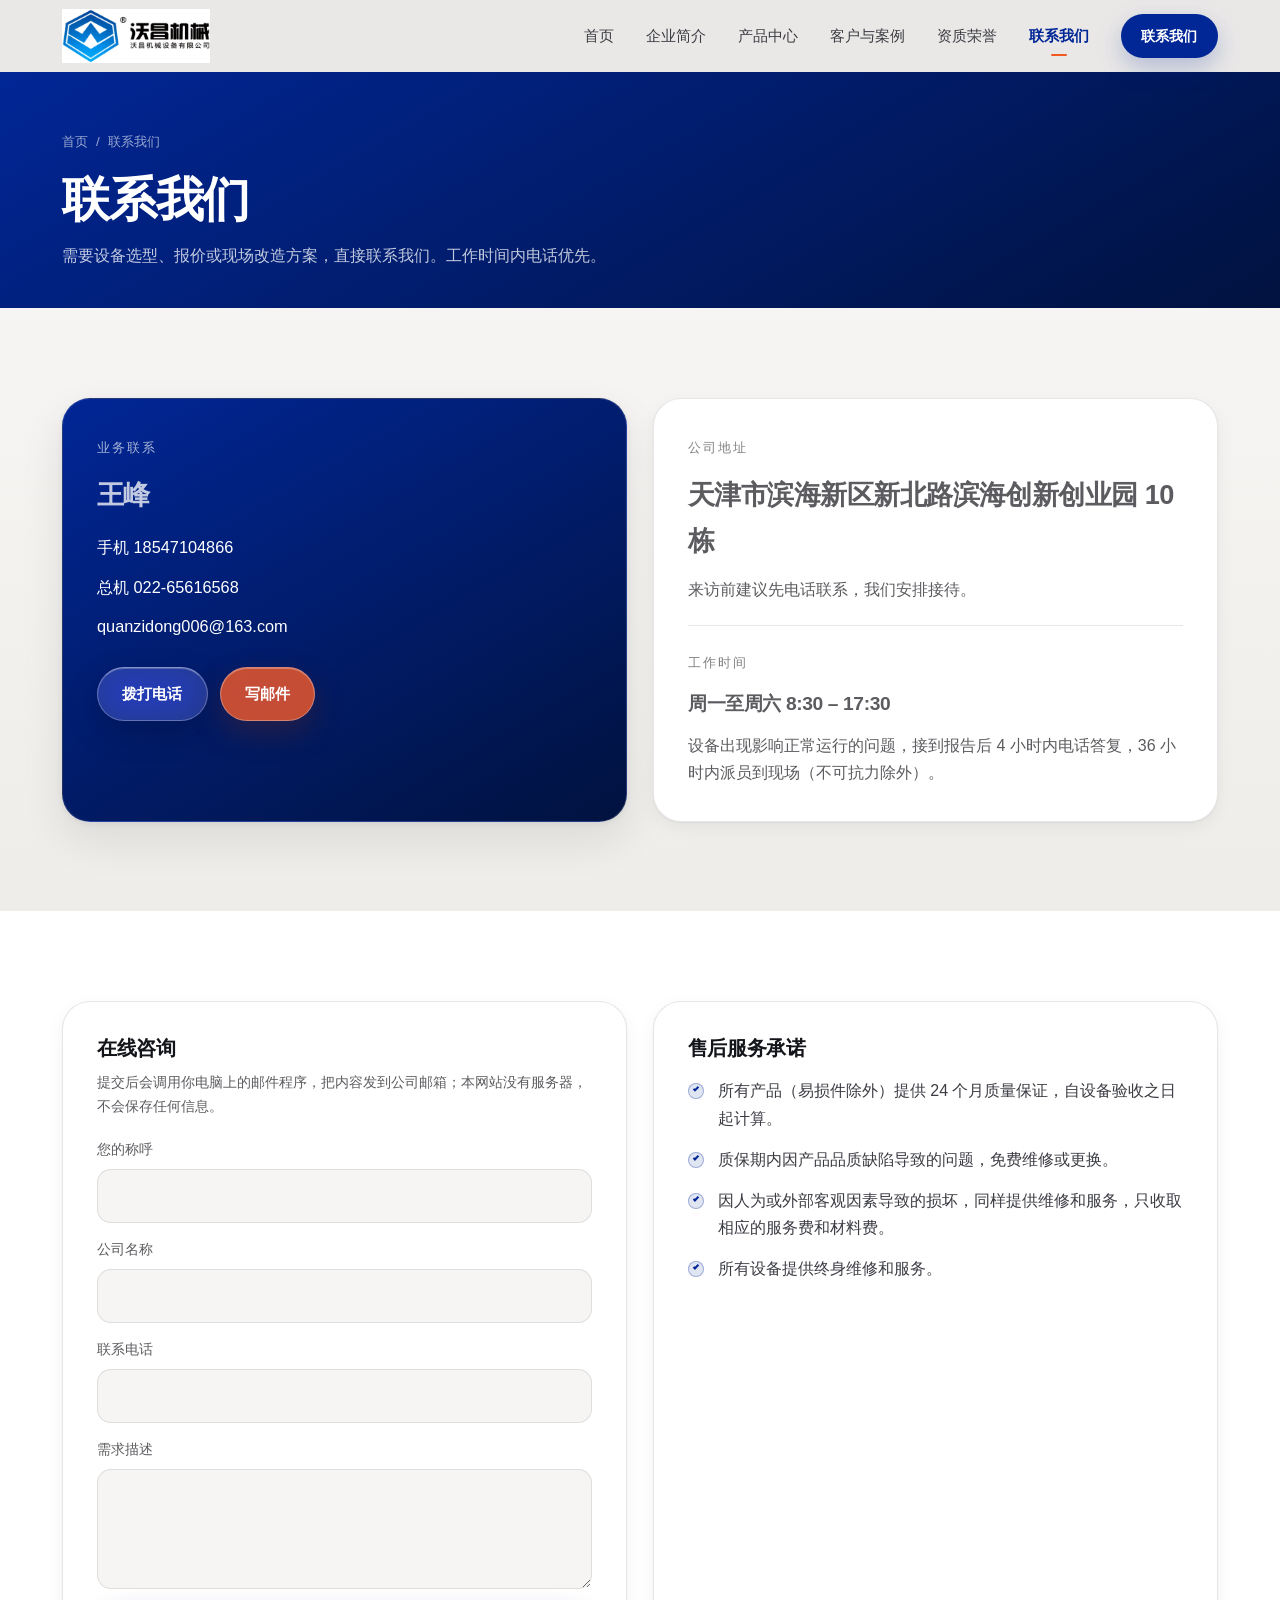
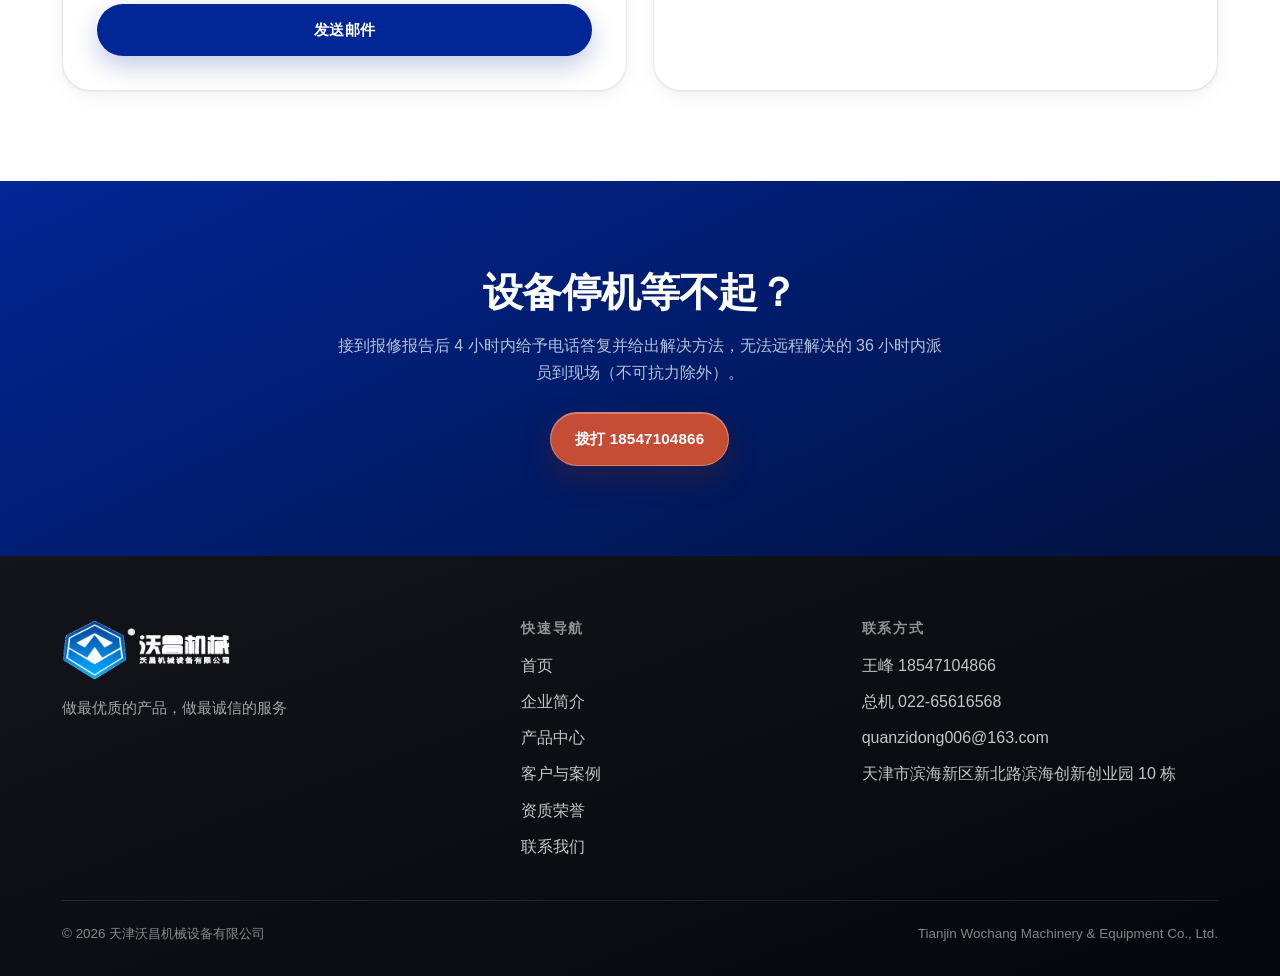
<file: contact.html>
<!DOCTYPE html>
<html lang="zh-CN">
<head>
<meta charset="utf-8">
<meta name="viewport" content="width=device-width, initial-scale=1">
<title>联系我们｜天津沃昌机械设备有限公司</title>
<meta name="description" content="天津沃昌机械设备有限公司联系方式：联系人王峰 18547104866，总机 022-65616568，邮箱 quanzidong006@163.com，地址天津市滨海新区新北路滨海创新创业园 10 栋。">
<meta name="theme-color" content="#012696">
<link rel="icon" href="favicon.ico">
<link rel="apple-touch-icon" href="assets/img/apple-touch-icon.png">
<link rel="stylesheet" href="assets/css/style.css">
</head>
<body data-page="contact">
<a class="skip-link" href="#main">跳到主要内容</a>

<header class="site-header"></header>

<main id="main">

  <section class="page-head">
    <div class="wrap">
      <nav class="breadcrumb" aria-label="位置"><a href="index.html">首页</a><span>/</span><span>联系我们</span></nav>
      <h1>联系我们</h1>
      <p>需要设备选型、报价或现场改造方案，直接联系我们。工作时间内电话优先。</p>
    </div>
  </section>

  <section class="section section--platinum">
    <div class="wrap">
      <div class="contact-grid" id="contact-slot"></div>
    </div>
  </section>

  <section class="section section--white">
    <div class="wrap">
      <div class="grid grid--2">
        <div class="contact-card" id="form-slot"></div>
        <div class="contact-card" id="aftersale-slot"></div>
      </div>
    </div>
  </section>

  <section class="section section--dark">
    <div class="wrap" style="text-align:center">
      <h2 class="h2">设备停机等不起？</h2>
      <p class="lead" style="margin:16px auto 0;max-width:38em">接到报修报告后 4 小时内给予电话答复并给出解决方法，无法远程解决的 36 小时内派员到现场（不可抗力除外）。</p>
      <div class="btn-row" style="justify-content:center">
        <a class="btn btn--glass-orange" href="tel:18547104866">拨打 18547104866</a>
      </div>
    </div>
  </section>

</main>

<footer class="site-footer"></footer>

<!-- build:data -->
<script type="application/json" id="page-data-site">{"companyName":"天津沃昌机械设备有限公司","companyNameEn":"Tianjin Wochang Machinery & Equipment Co., Ltd.","shortName":"沃昌机械","slogan":"做最优质的产品，做最诚信的服务","seoTitle":"天津沃昌机械设备有限公司｜自动化装箱与包装设备整线方案","seoDescription":"天津沃昌机械设备有限公司成立于 2011 年，专注乳品、食品行业的自动装箱机、包装设备、检测设备与产线工程改造，为蒙牛、辉山等企业交付成套设备 175 台，承揽工程工艺改造 180 余项。","nav":[{"label":"首页","href":"index.html"},{"label":"企业简介","href":"about.html"},{"label":"产品中心","href":"products.html"},{"label":"客户与案例","href":"cases.html"},{"label":"资质荣誉","href":"honors.html"},{"label":"联系我们","href":"contact.html"}],"headerCta":{"label":"联系我们","href":"contact.html"},"hero":{"eyebrow":"天津 · 滨海新区","title":"自动化装箱与包装设备，\n从单机到整线。","subtitle":"自 2011 年成立以来，沃昌机械专注乳品与食品行业的自动装箱、包装、检测设备及产线工艺改造，为蒙牛、辉山等企业交付成套设备 175 台，承揽工程工艺改造 180 余项。","primaryCta":{"label":"查看产品中心","href":"products.html"},"secondaryCta":{"label":"了解沃昌","href":"about.html"},"image":"assets/img/products/case-packer-line.jpg","imageCaption":"利乐枕自动装箱机 · 客户现场"},"stats":[{"value":"2011","unit":"年","label":"公司成立于天津滨海新区"},{"value":"175","unit":"台","label":"成套装箱设备已交付（2011–2015）"},{"value":"180","unit":"余项","label":"工程工艺改造项目"},{"value":"270","unit":"余台","label":"自动化设备累计销售"}],"statsNote":"以上交付数据来自公司历史项目清单，为部分业绩。","capabilities":[{"title":"自动化设计应用及改造","desc":"从设备选型、程序编写到整线联调，按客户现场条件定制。","icon":"robot"},{"title":"工程工艺改造项目","desc":"无菌管路焊接、前处理设备改造、主要设备安装与调试。","icon":"plant"},{"title":"物流配套工程","desc":"柔性输送系统与前后道衔接，减少人工搬运与中转环节。","icon":"conveyor"},{"title":"国际品牌备件代理","desc":"费斯托、SEW、斯派莎克、PIAB 等品牌备件与真空系统。","icon":"parts"}],"homeAbout":{"title":"一家把设备交到产线上的公司","paragraphs":["天津沃昌机械设备有限公司成立于 2011 年 9 月，注册资金 2000 万元，公司位于天津滨海新区新北路滨海创新创业园。","我们用十年时间只做一件事：把乳品与食品工厂里最耗人工的装箱、包装、检测环节，变成稳定运转的自动化设备。"],"points":["与 ABB、安川、赛默飞世尔、梅特勒等国际品牌建立长期合作","利乐枕装箱机及其配套设备的设计与控制程序具备自主知识产权","机器人纸板折叠成型及装箱机已获国家专利（专利号 201520757349.X）"]},"afterSale":{"title":"售后服务","items":[{"title":"24 个月质量保证","desc":"对所有产品（易损件除外）提供 24 个月质保，自设备验收之日起计算。质保期内因产品品质缺陷导致的问题，免费维修或更换；因人为或外部因素造成的损坏，我们同样提供维修和服务，只收取相应的服务费和材料费。"},{"title":"4 小时响应，36 小时到场","desc":"对所有设备提供终身维修和服务。设备出现影响正常运行的问题，接到报告后 4 小时内给予电话或传真答复并给出解决方法；无法远程解决的，接到书面通知后 36 小时内派员到现场（不可抗力除外）。"}]},"footer":{"note":"本网站内容由天津沃昌机械设备有限公司提供。","quickLinksTitle":"快速导航","contactTitle":"联系方式"}}</script>
<script type="application/json" id="page-data-contact">{"title":"联系我们","lead":"需要设备选型、报价或现场改造方案，直接联系我们。工作时间内电话优先。","primary":{"label":"业务联系","name":"王峰","mobile":"18547104866","phone":"022-65616568","email":"quanzidong006@163.com"},"address":{"label":"公司地址","text":"天津市滨海新区新北路滨海创新创业园 10 栋","note":"来访前建议先电话联系，我们安排接待。"},"hours":{"label":"工作时间","text":"周一至周六 8:30 – 17:30","note":"设备出现影响正常运行的问题，接到报告后 4 小时内电话答复，36 小时内派员到现场（不可抗力除外）。"},"email":{"label":"邮件咨询","text":"把需求、现场条件或图纸发到邮箱，我们会给出设备选型与改造建议。","button":"写邮件给我们"},"form":{"title":"在线咨询","note":"提交后会调用你电脑上的邮件程序，把内容发到公司邮箱；本网站没有服务器，不会保存任何信息。","fields":{"name":"您的称呼","company":"公司名称","phone":"联系电话","message":"需求描述"},"submit":"发送邮件"},"afterSale":{"title":"售后服务承诺","items":["所有产品（易损件除外）提供 24 个月质量保证，自设备验收之日起计算。","质保期内因产品品质缺陷导致的问题，免费维修或更换。","因人为或外部客观因素导致的损坏，同样提供维修和服务，只收取相应的服务费和材料费。","所有设备提供终身维修和服务。"]}}</script>
<!-- /build:data -->
<script src="assets/js/app.js" defer></script>
</body>
</html>
</file>
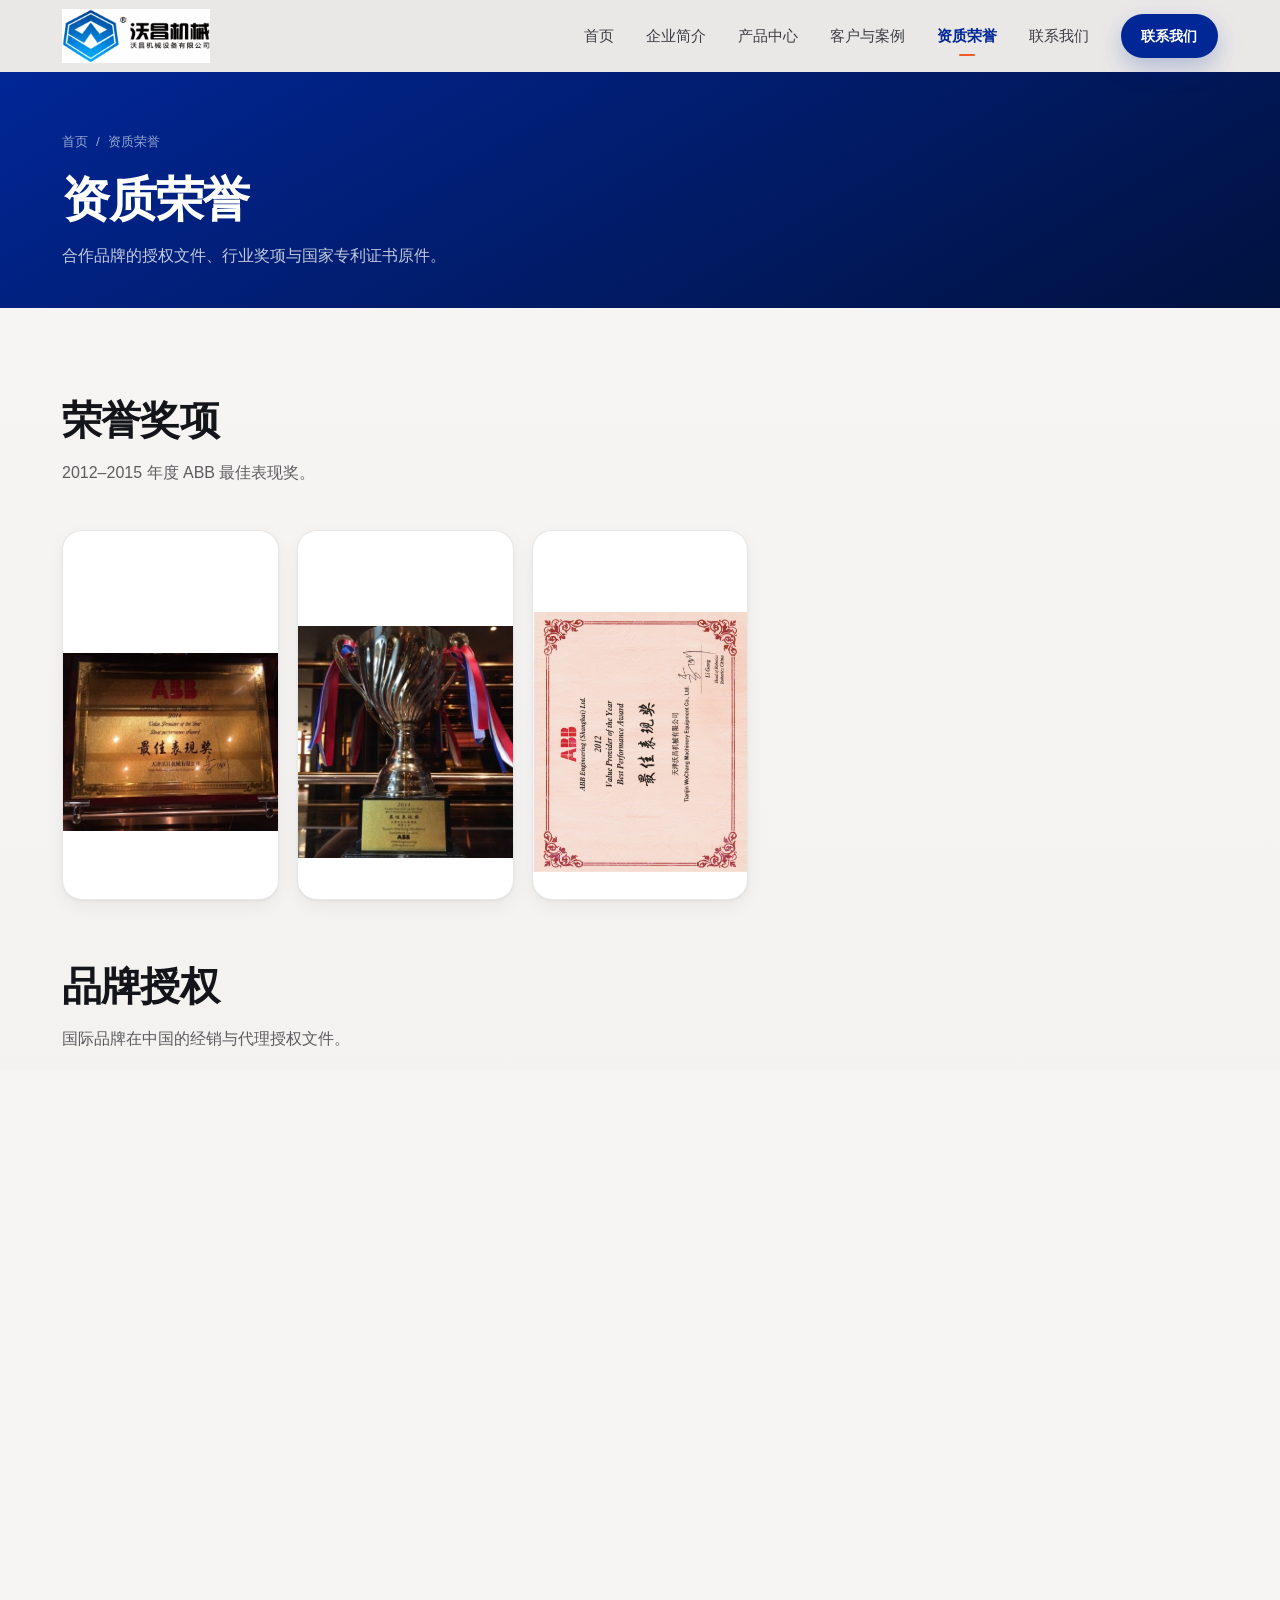
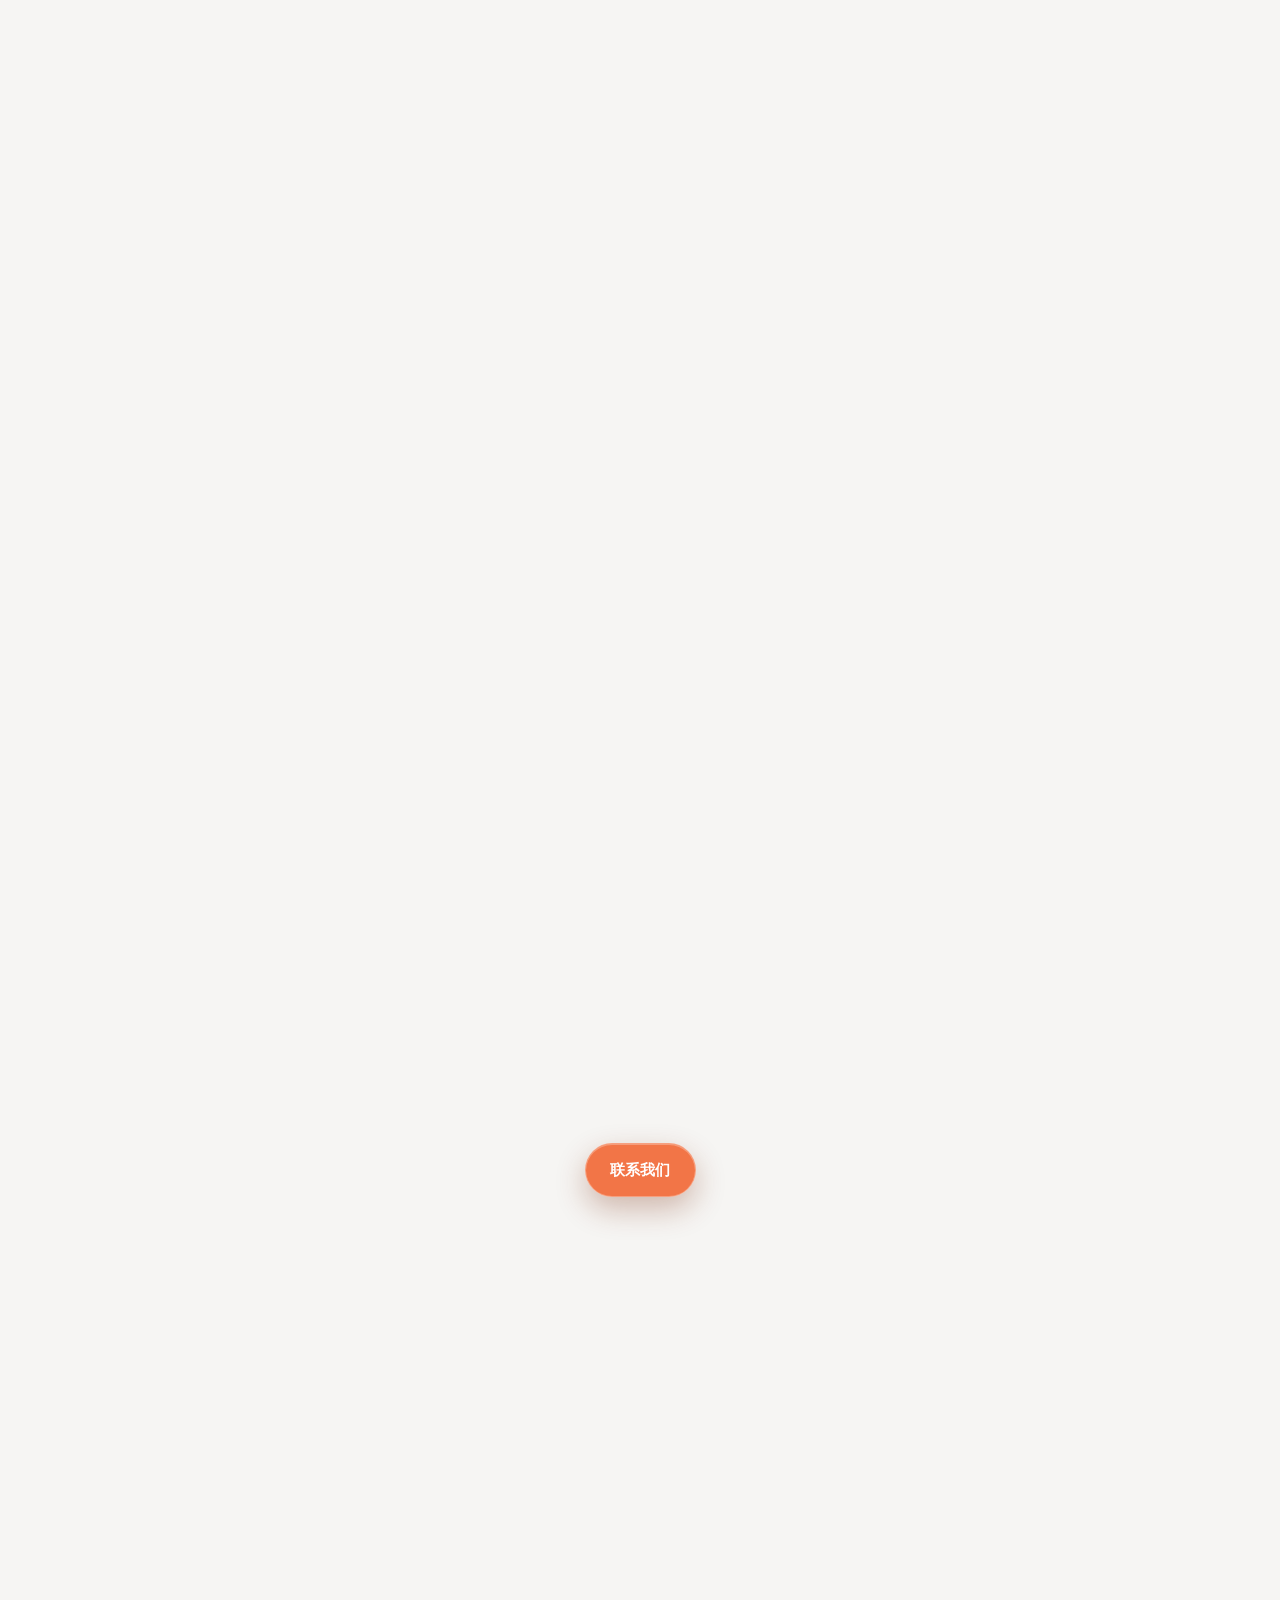
<file: honors.html>
<!DOCTYPE html>
<html lang="zh-CN">
<head>
<meta charset="utf-8">
<meta name="viewport" content="width=device-width, initial-scale=1">
<title>资质荣誉｜天津沃昌机械设备有限公司</title>
<meta name="description" content="ABB 最佳表现奖、SMI 中国乳品行业独家经销商授权、梅特勒-托利多特约经销商、ABB 与赛默飞世尔授权书，以及公司国家专利证书原件。">
<meta name="theme-color" content="#012696">
<link rel="icon" href="favicon.ico">
<link rel="apple-touch-icon" href="assets/img/apple-touch-icon.png">
<link rel="stylesheet" href="assets/css/style.css">
</head>
<body data-page="honors">
<a class="skip-link" href="#main">跳到主要内容</a>

<header class="site-header"></header>

<main id="main">

  <section class="page-head">
    <div class="wrap">
      <nav class="breadcrumb" aria-label="位置"><a href="index.html">首页</a><span>/</span><span>资质荣誉</span></nav>
      <h1>资质荣誉</h1>
      <p>合作品牌的授权文件、行业奖项与国家专利证书原件。</p>
    </div>
  </section>

  <section class="section section--platinum">
    <div class="wrap" id="honors-slot"></div>
  </section>

  <section class="section section--dark">
    <div class="wrap" style="text-align:center">
      <h2 class="h2">需要核验授权文件或专利号？</h2>
      <p class="lead" style="margin:16px auto 0;max-width:36em">联系我们，我们可以提供原件扫描件或安排现场核验。</p>
      <div class="btn-row" style="justify-content:center">
        <a class="btn btn--glass-orange" href="contact.html">联系我们</a>
      </div>
    </div>
  </section>

</main>

<footer class="site-footer"></footer>

<!-- build:data -->
<script type="application/json" id="page-data-site">{"companyName":"天津沃昌机械设备有限公司","companyNameEn":"Tianjin Wochang Machinery & Equipment Co., Ltd.","shortName":"沃昌机械","slogan":"做最优质的产品，做最诚信的服务","seoTitle":"天津沃昌机械设备有限公司｜自动化装箱与包装设备整线方案","seoDescription":"天津沃昌机械设备有限公司成立于 2011 年，专注乳品、食品行业的自动装箱机、包装设备、检测设备与产线工程改造，为蒙牛、辉山等企业交付成套设备 175 台，承揽工程工艺改造 180 余项。","nav":[{"label":"首页","href":"index.html"},{"label":"企业简介","href":"about.html"},{"label":"产品中心","href":"products.html"},{"label":"客户与案例","href":"cases.html"},{"label":"资质荣誉","href":"honors.html"},{"label":"联系我们","href":"contact.html"}],"headerCta":{"label":"联系我们","href":"contact.html"},"hero":{"eyebrow":"天津 · 滨海新区","title":"自动化装箱与包装设备，\n从单机到整线。","subtitle":"自 2011 年成立以来，沃昌机械专注乳品与食品行业的自动装箱、包装、检测设备及产线工艺改造，为蒙牛、辉山等企业交付成套设备 175 台，承揽工程工艺改造 180 余项。","primaryCta":{"label":"查看产品中心","href":"products.html"},"secondaryCta":{"label":"了解沃昌","href":"about.html"},"image":"assets/img/products/case-packer-line.jpg","imageCaption":"利乐枕自动装箱机 · 客户现场"},"stats":[{"value":"2011","unit":"年","label":"公司成立于天津滨海新区"},{"value":"175","unit":"台","label":"成套装箱设备已交付（2011–2015）"},{"value":"180","unit":"余项","label":"工程工艺改造项目"},{"value":"270","unit":"余台","label":"自动化设备累计销售"}],"statsNote":"以上交付数据来自公司历史项目清单，为部分业绩。","capabilities":[{"title":"自动化设计应用及改造","desc":"从设备选型、程序编写到整线联调，按客户现场条件定制。","icon":"robot"},{"title":"工程工艺改造项目","desc":"无菌管路焊接、前处理设备改造、主要设备安装与调试。","icon":"plant"},{"title":"物流配套工程","desc":"柔性输送系统与前后道衔接，减少人工搬运与中转环节。","icon":"conveyor"},{"title":"国际品牌备件代理","desc":"费斯托、SEW、斯派莎克、PIAB 等品牌备件与真空系统。","icon":"parts"}],"homeAbout":{"title":"一家把设备交到产线上的公司","paragraphs":["天津沃昌机械设备有限公司成立于 2011 年 9 月，注册资金 2000 万元，公司位于天津滨海新区新北路滨海创新创业园。","我们用十年时间只做一件事：把乳品与食品工厂里最耗人工的装箱、包装、检测环节，变成稳定运转的自动化设备。"],"points":["与 ABB、安川、赛默飞世尔、梅特勒等国际品牌建立长期合作","利乐枕装箱机及其配套设备的设计与控制程序具备自主知识产权","机器人纸板折叠成型及装箱机已获国家专利（专利号 201520757349.X）"]},"afterSale":{"title":"售后服务","items":[{"title":"24 个月质量保证","desc":"对所有产品（易损件除外）提供 24 个月质保，自设备验收之日起计算。质保期内因产品品质缺陷导致的问题，免费维修或更换；因人为或外部因素造成的损坏，我们同样提供维修和服务，只收取相应的服务费和材料费。"},{"title":"4 小时响应，36 小时到场","desc":"对所有设备提供终身维修和服务。设备出现影响正常运行的问题，接到报告后 4 小时内给予电话或传真答复并给出解决方法；无法远程解决的，接到书面通知后 36 小时内派员到现场（不可抗力除外）。"}]},"footer":{"note":"本网站内容由天津沃昌机械设备有限公司提供。","quickLinksTitle":"快速导航","contactTitle":"联系方式"}}</script>
<script type="application/json" id="page-data-contact">{"title":"联系我们","lead":"需要设备选型、报价或现场改造方案，直接联系我们。工作时间内电话优先。","primary":{"label":"业务联系","name":"王峰","mobile":"18547104866","phone":"022-65616568","email":"quanzidong006@163.com"},"address":{"label":"公司地址","text":"天津市滨海新区新北路滨海创新创业园 10 栋","note":"来访前建议先电话联系，我们安排接待。"},"hours":{"label":"工作时间","text":"周一至周六 8:30 – 17:30","note":"设备出现影响正常运行的问题，接到报告后 4 小时内电话答复，36 小时内派员到现场（不可抗力除外）。"},"email":{"label":"邮件咨询","text":"把需求、现场条件或图纸发到邮箱，我们会给出设备选型与改造建议。","button":"写邮件给我们"},"form":{"title":"在线咨询","note":"提交后会调用你电脑上的邮件程序，把内容发到公司邮箱；本网站没有服务器，不会保存任何信息。","fields":{"name":"您的称呼","company":"公司名称","phone":"联系电话","message":"需求描述"},"submit":"发送邮件"},"afterSale":{"title":"售后服务承诺","items":["所有产品（易损件除外）提供 24 个月质量保证，自设备验收之日起计算。","质保期内因产品品质缺陷导致的问题，免费维修或更换。","因人为或外部客观因素导致的损坏，同样提供维修和服务，只收取相应的服务费和材料费。","所有设备提供终身维修和服务。"]}}</script>
<script type="application/json" id="page-data-honors">{"title":"资质荣誉","lead":"合作品牌的授权文件、行业奖项与国家专利证书原件。点击任意一张可放大查看。","reviewNote":"以下图片均来自公司自有资料，已逐张检查：未发现价格条款、个人身份信息或客户保密条款。专利证书上的发明人姓名属于国家知识产权局公开信息。","groups":[{"title":"荣誉奖项","desc":"2012–2015 年度 ABB 最佳表现奖。","items":[{"title":"ABB 最佳表现奖","caption":"ABB 最佳表现奖奖牌","image":"assets/img/honors/abb-best-performance-2012.jpg"},{"title":"ABB 最佳表现奖奖杯","caption":"ABB 最佳表现奖奖杯","image":"assets/img/honors/abb-trophy.jpg"},{"title":"ABB 2012 年度最佳表现奖证书","caption":"ABB Engineering (Shanghai) Ltd. 颁发","image":"assets/img/honors/abb-certificate.png"}]},{"title":"品牌授权","desc":"国际品牌在中国的经销与代理授权文件。","items":[{"title":"SMI 中国乳品行业独家经销商","caption":"艾斯米机械（北京）有限公司授权，中国乳品行业独家经销商","image":"assets/img/honors/authorization-smi.jpg"},{"title":"梅特勒-托利多特约经销商","caption":"梅特勒-托利多国际贸易（上海）有限公司授权特约经销商","image":"assets/img/honors/authorization-mettler.jpg"},{"title":"ABB 授权书","caption":"授权代理销售 ABB 产品","image":"assets/img/honors/authorization-abb.png"},{"title":"赛默飞世尔 Thermo 授权书","caption":"授权代理销售 Thermo 产品","image":"assets/img/honors/authorization-thermo.png"}]},{"title":"国家专利证书","desc":"公司自主研发设备的国家专利证书原件照片。","items":[{"title":"实用新型专利证书 01","caption":"","image":"assets/img/honors/patent-01.png"},{"title":"实用新型专利证书 02","caption":"","image":"assets/img/honors/patent-02.png"},{"title":"专利证书 03","caption":"","image":"assets/img/honors/patent-03.jpg"},{"title":"专利证书 04","caption":"","image":"assets/img/honors/patent-04.jpg"},{"title":"实用新型专利证书 05","caption":"","image":"assets/img/honors/patent-05.jpg"},{"title":"实用新型专利证书 06","caption":"","image":"assets/img/honors/patent-06.jpg"},{"title":"实用新型专利证书 07","caption":"","image":"assets/img/honors/patent-07.jpg"},{"title":"实用新型专利证书 08","caption":"","image":"assets/img/honors/patent-08.jpg"},{"title":"实用新型专利证书 09","caption":"","image":"assets/img/honors/patent-09.png"}]}]}</script>
<!-- /build:data -->
<script src="assets/js/app.js" defer></script>
</body>
</html>
</file>
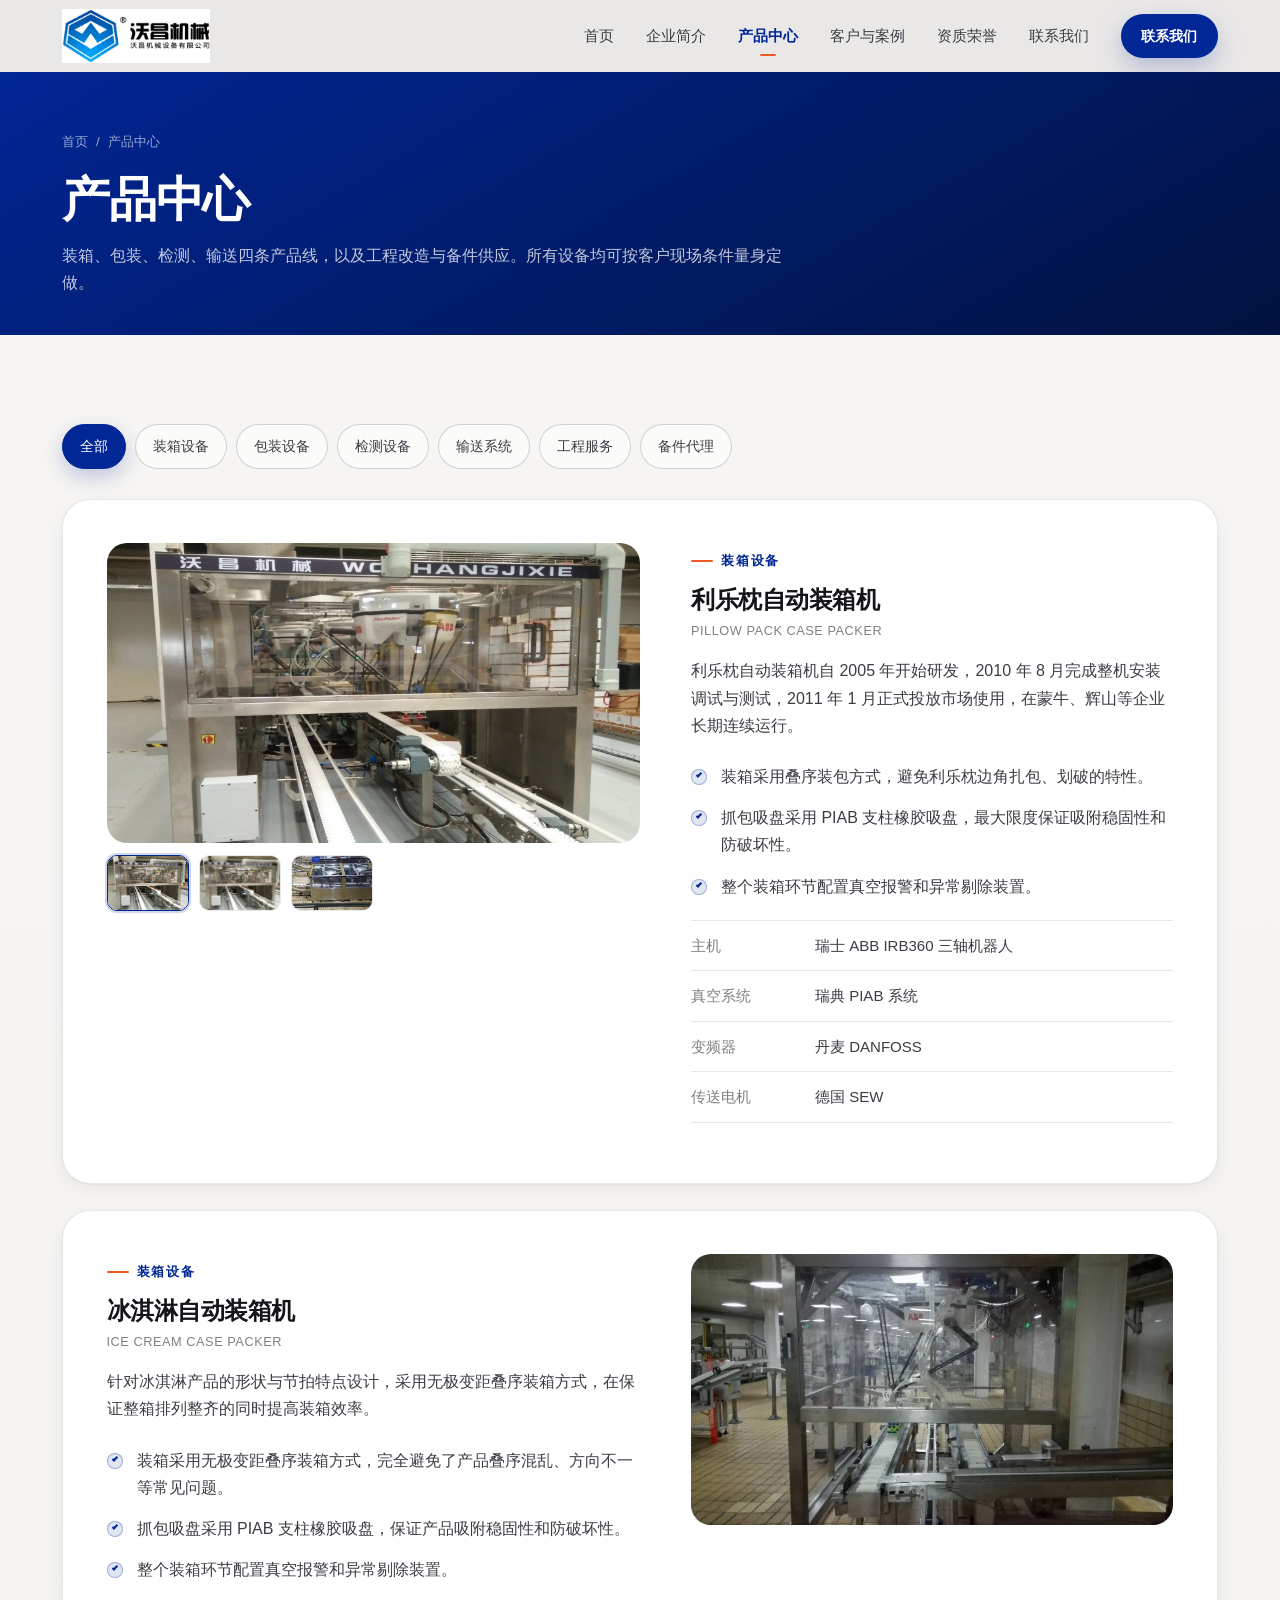
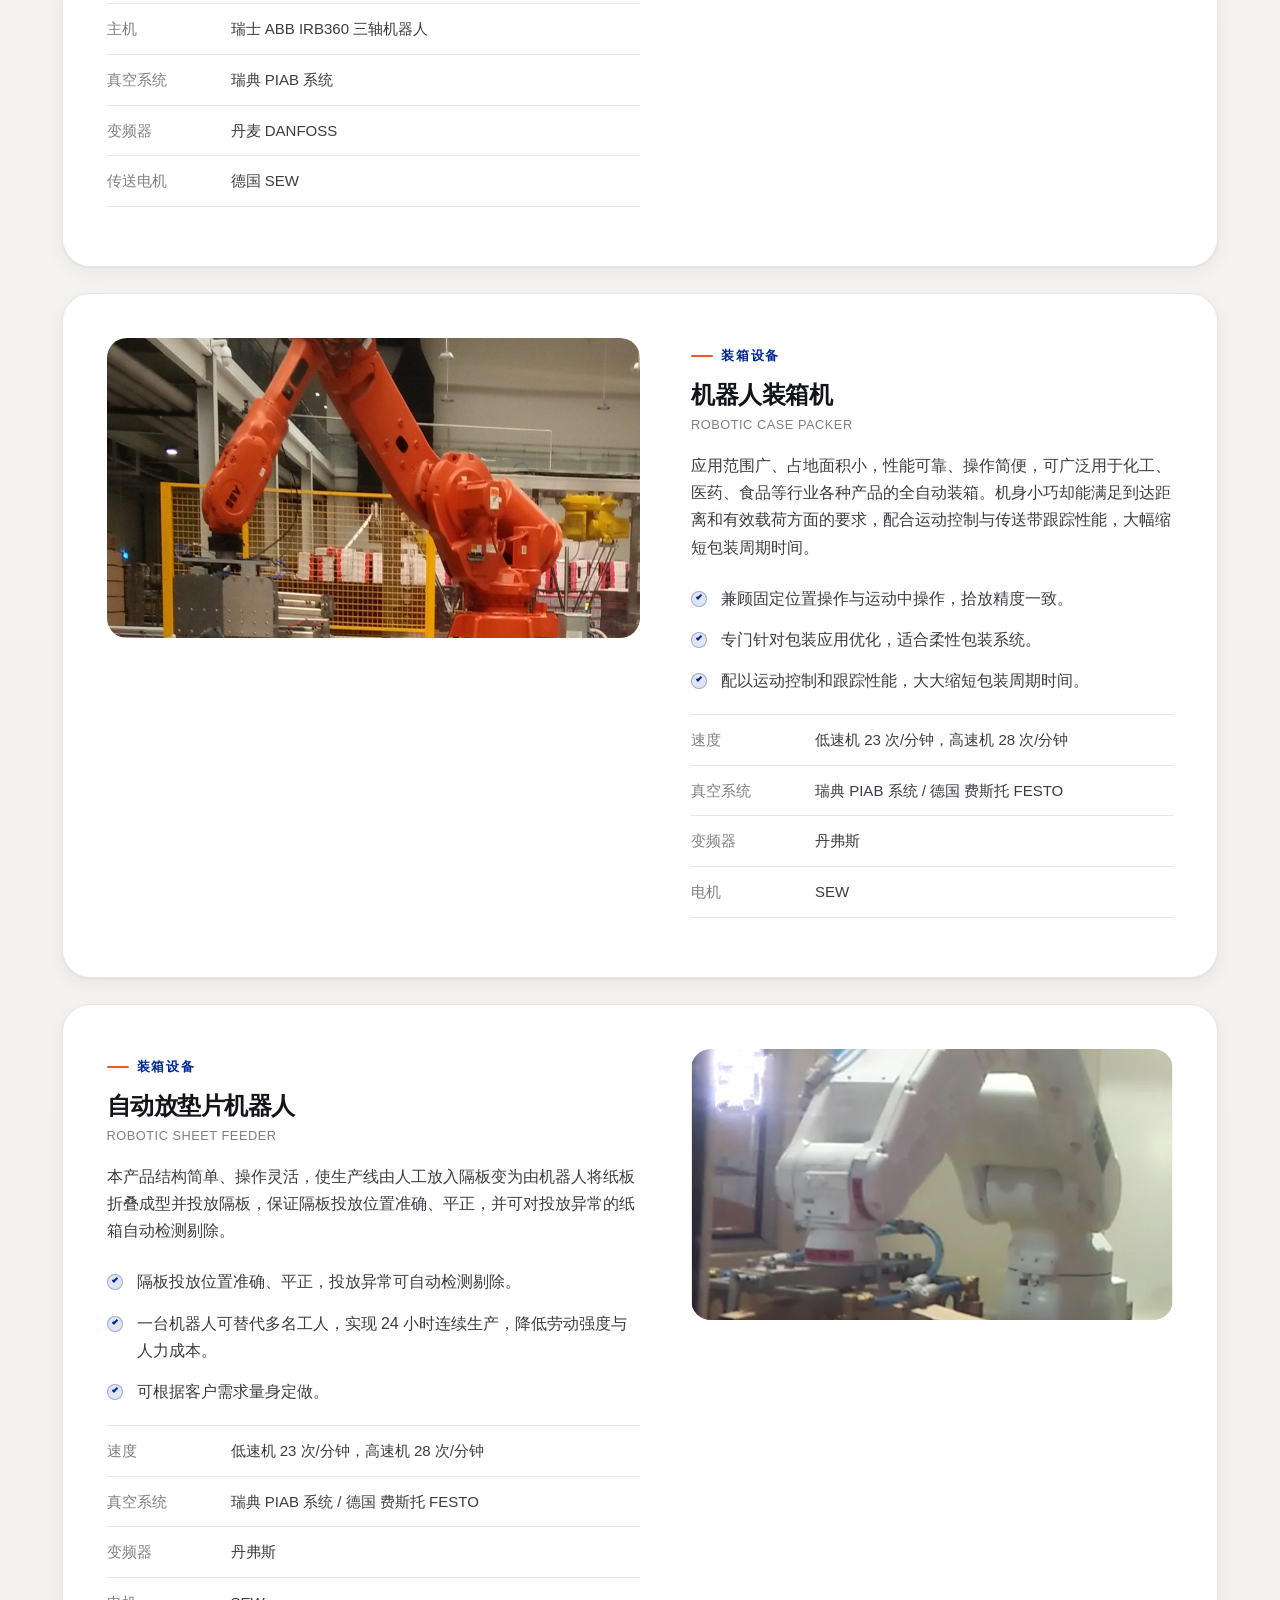
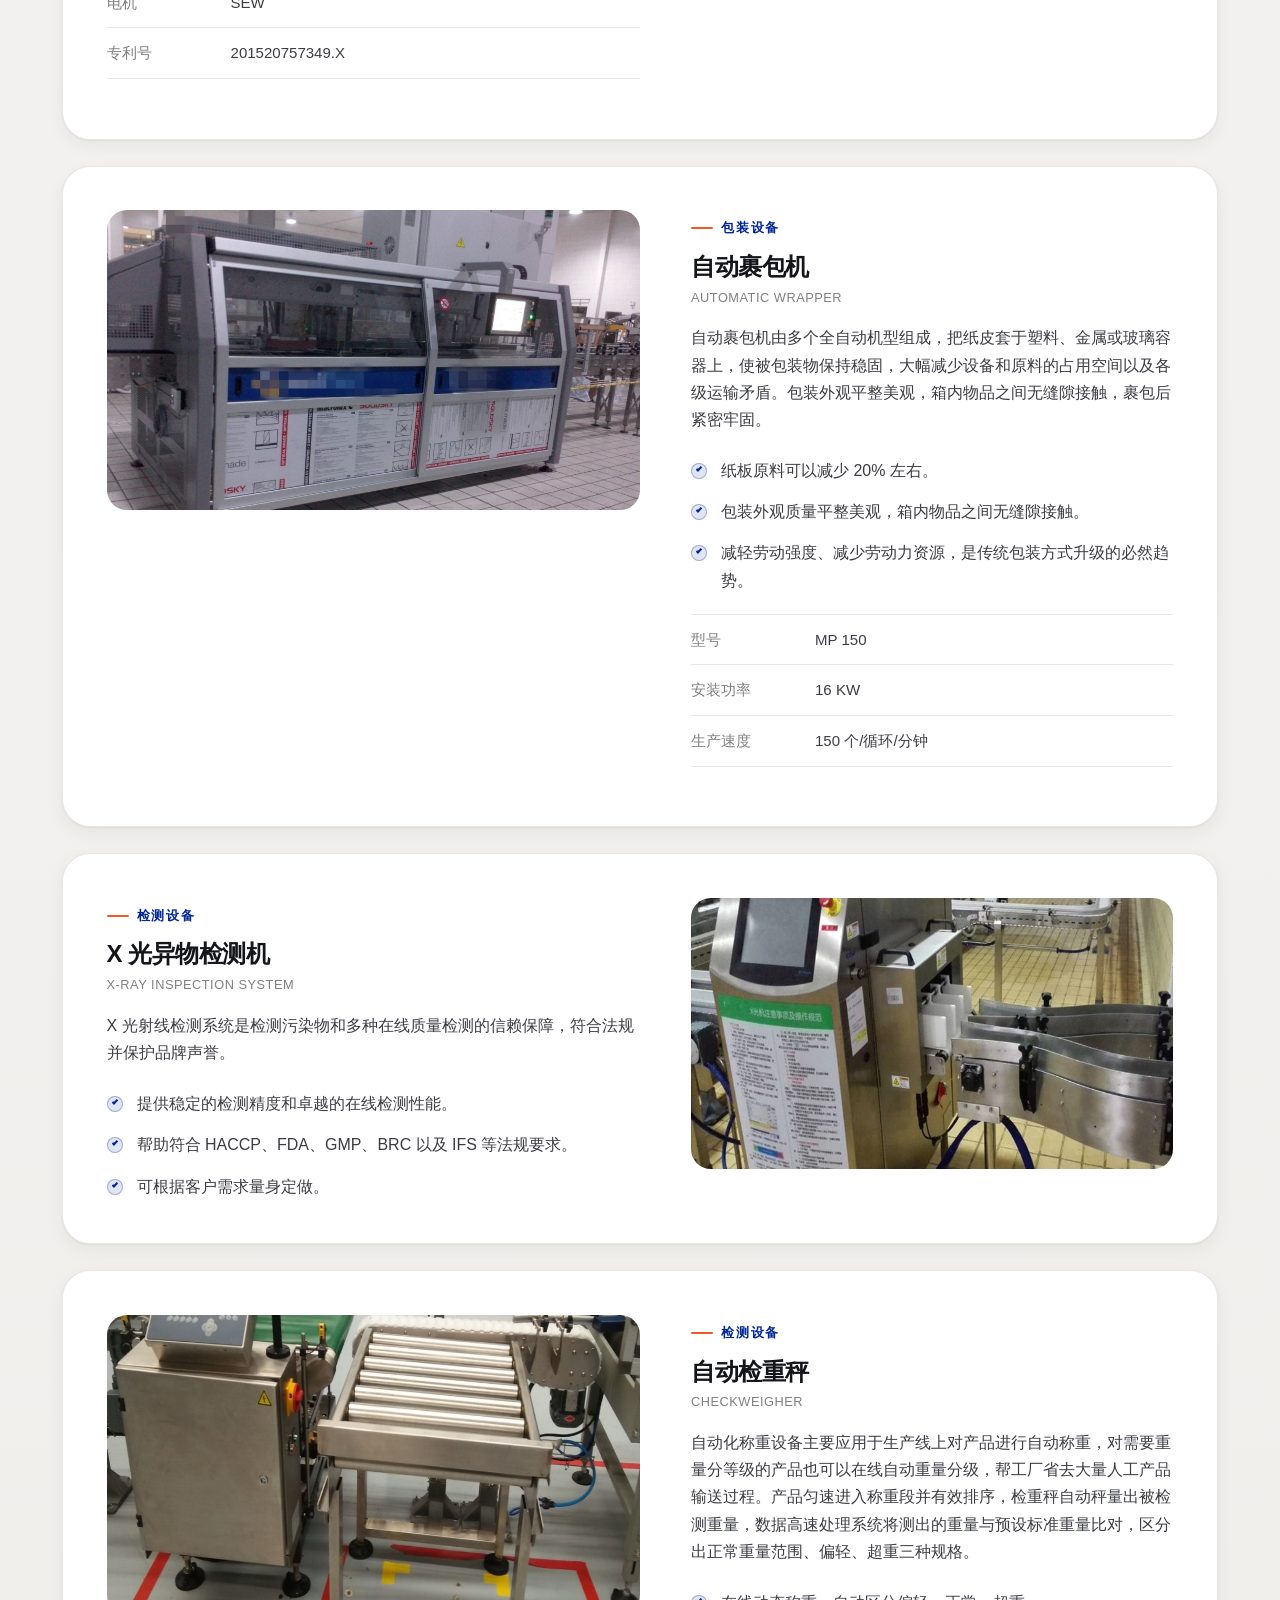
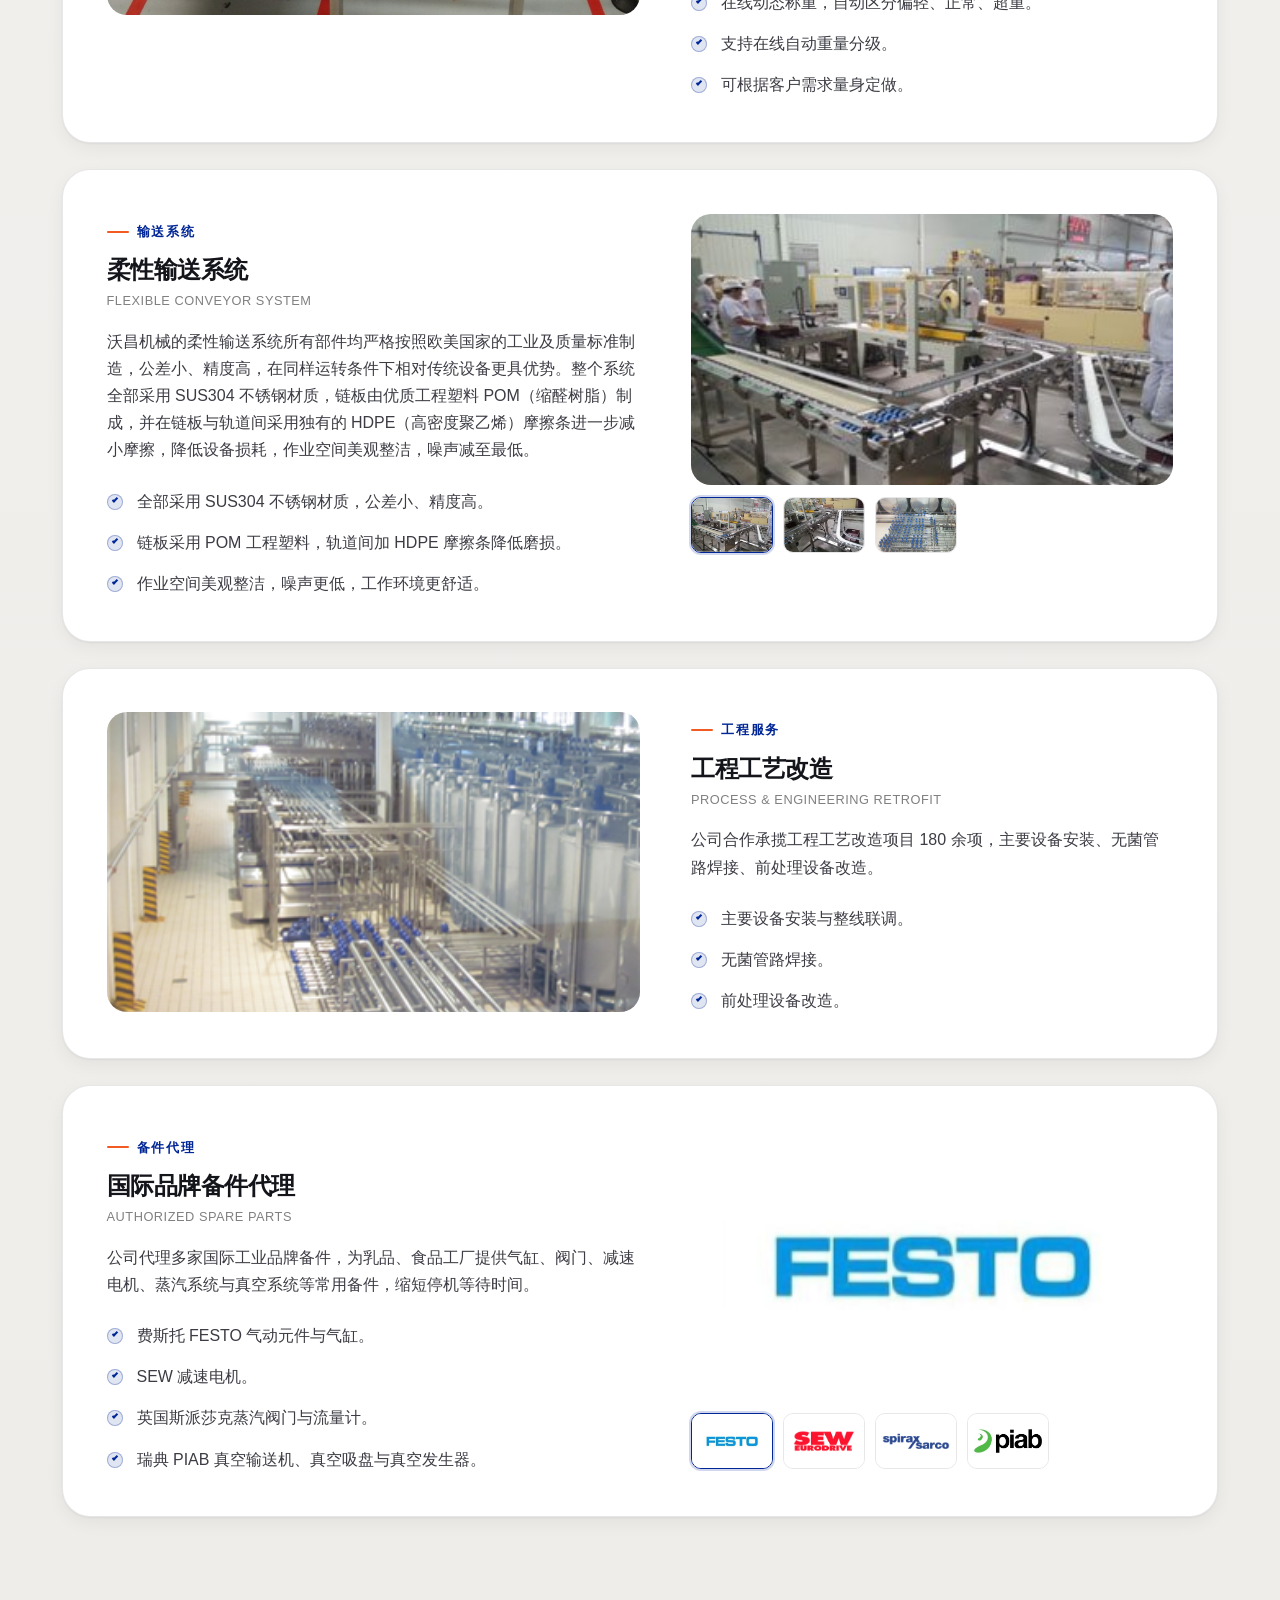
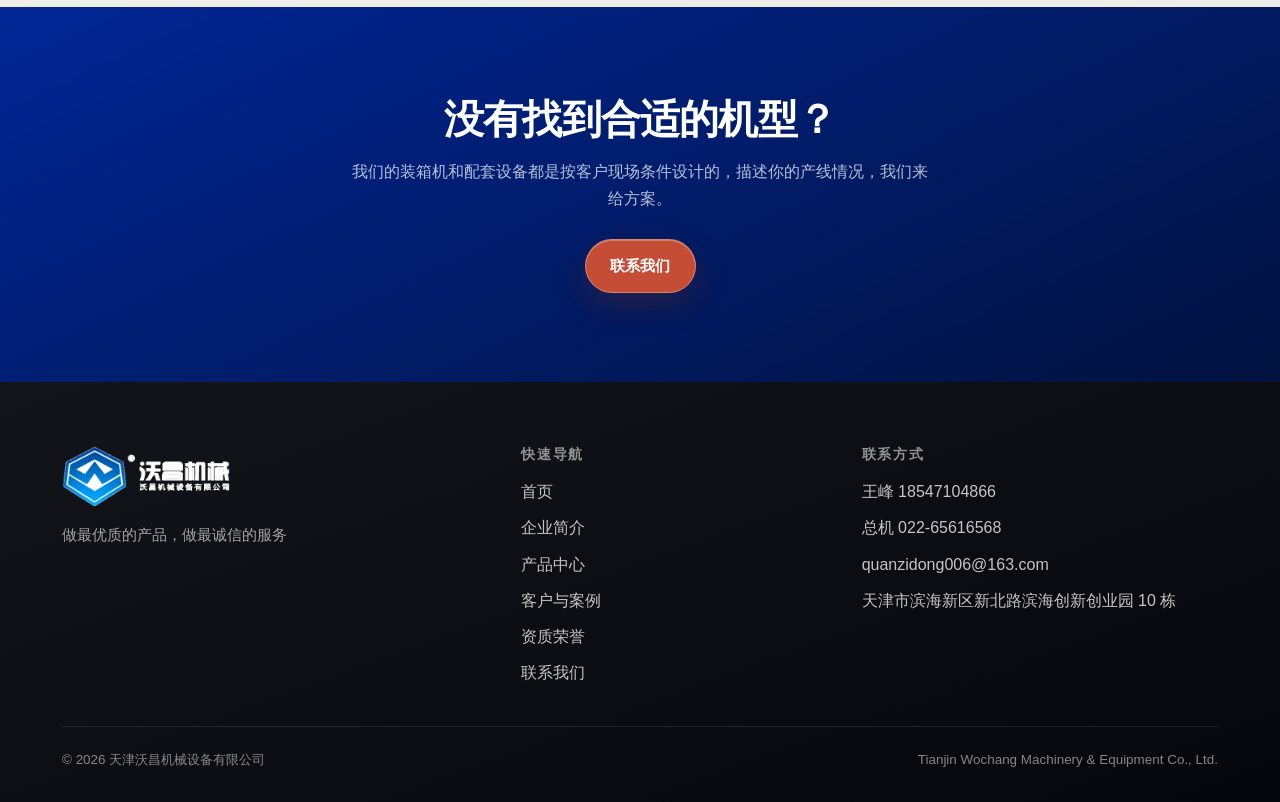
<file: products.html>
<!DOCTYPE html>
<html lang="zh-CN">
<head>
<meta charset="utf-8">
<meta name="viewport" content="width=device-width, initial-scale=1">
<title>产品中心｜天津沃昌机械设备有限公司</title>
<meta name="description" content="利乐枕自动装箱机、冰淇淋自动装箱机、机器人装箱机、自动放垫片机器人、自动裹包机、X 光异物检测机、自动检重秤、柔性输送系统、工程工艺改造与国际品牌备件代理。">
<meta name="theme-color" content="#012696">
<link rel="icon" href="favicon.ico">
<link rel="apple-touch-icon" href="assets/img/apple-touch-icon.png">
<link rel="stylesheet" href="assets/css/style.css">
</head>
<body data-page="products">
<a class="skip-link" href="#main">跳到主要内容</a>

<header class="site-header"></header>

<main id="main">

  <section class="page-head">
    <div class="wrap">
      <nav class="breadcrumb" aria-label="位置"><a href="index.html">首页</a><span>/</span><span>产品中心</span></nav>
      <h1>产品中心</h1>
      <p>装箱、包装、检测、输送四条产品线，以及工程改造与备件供应。所有设备均可按客户现场条件量身定做。</p>
    </div>
  </section>

  <section class="section section--platinum">
    <div class="wrap">
      <div class="filter-bar" id="filter-slot" role="group" aria-label="按类别筛选产品"></div>
      <div id="products-slot"></div>
    </div>
  </section>

  <section class="section section--dark">
    <div class="wrap" style="text-align:center">
      <h2 class="h2">没有找到合适的机型？</h2>
      <p class="lead" style="margin:16px auto 0;max-width:36em">我们的装箱机和配套设备都是按客户现场条件设计的，描述你的产线情况，我们来给方案。</p>
      <div class="btn-row" style="justify-content:center">
        <a class="btn btn--glass-orange" href="contact.html">联系我们</a>
      </div>
    </div>
  </section>

</main>

<footer class="site-footer"></footer>

<!-- build:data -->
<script type="application/json" id="page-data-site">{"companyName":"天津沃昌机械设备有限公司","companyNameEn":"Tianjin Wochang Machinery & Equipment Co., Ltd.","shortName":"沃昌机械","slogan":"做最优质的产品，做最诚信的服务","seoTitle":"天津沃昌机械设备有限公司｜自动化装箱与包装设备整线方案","seoDescription":"天津沃昌机械设备有限公司成立于 2011 年，专注乳品、食品行业的自动装箱机、包装设备、检测设备与产线工程改造，为蒙牛、辉山等企业交付成套设备 175 台，承揽工程工艺改造 180 余项。","nav":[{"label":"首页","href":"index.html"},{"label":"企业简介","href":"about.html"},{"label":"产品中心","href":"products.html"},{"label":"客户与案例","href":"cases.html"},{"label":"资质荣誉","href":"honors.html"},{"label":"联系我们","href":"contact.html"}],"headerCta":{"label":"联系我们","href":"contact.html"},"hero":{"eyebrow":"天津 · 滨海新区","title":"自动化装箱与包装设备，\n从单机到整线。","subtitle":"自 2011 年成立以来，沃昌机械专注乳品与食品行业的自动装箱、包装、检测设备及产线工艺改造，为蒙牛、辉山等企业交付成套设备 175 台，承揽工程工艺改造 180 余项。","primaryCta":{"label":"查看产品中心","href":"products.html"},"secondaryCta":{"label":"了解沃昌","href":"about.html"},"image":"assets/img/products/case-packer-line.jpg","imageCaption":"利乐枕自动装箱机 · 客户现场"},"stats":[{"value":"2011","unit":"年","label":"公司成立于天津滨海新区"},{"value":"175","unit":"台","label":"成套装箱设备已交付（2011–2015）"},{"value":"180","unit":"余项","label":"工程工艺改造项目"},{"value":"270","unit":"余台","label":"自动化设备累计销售"}],"statsNote":"以上交付数据来自公司历史项目清单，为部分业绩。","capabilities":[{"title":"自动化设计应用及改造","desc":"从设备选型、程序编写到整线联调，按客户现场条件定制。","icon":"robot"},{"title":"工程工艺改造项目","desc":"无菌管路焊接、前处理设备改造、主要设备安装与调试。","icon":"plant"},{"title":"物流配套工程","desc":"柔性输送系统与前后道衔接，减少人工搬运与中转环节。","icon":"conveyor"},{"title":"国际品牌备件代理","desc":"费斯托、SEW、斯派莎克、PIAB 等品牌备件与真空系统。","icon":"parts"}],"homeAbout":{"title":"一家把设备交到产线上的公司","paragraphs":["天津沃昌机械设备有限公司成立于 2011 年 9 月，注册资金 2000 万元，公司位于天津滨海新区新北路滨海创新创业园。","我们用十年时间只做一件事：把乳品与食品工厂里最耗人工的装箱、包装、检测环节，变成稳定运转的自动化设备。"],"points":["与 ABB、安川、赛默飞世尔、梅特勒等国际品牌建立长期合作","利乐枕装箱机及其配套设备的设计与控制程序具备自主知识产权","机器人纸板折叠成型及装箱机已获国家专利（专利号 201520757349.X）"]},"afterSale":{"title":"售后服务","items":[{"title":"24 个月质量保证","desc":"对所有产品（易损件除外）提供 24 个月质保，自设备验收之日起计算。质保期内因产品品质缺陷导致的问题，免费维修或更换；因人为或外部因素造成的损坏，我们同样提供维修和服务，只收取相应的服务费和材料费。"},{"title":"4 小时响应，36 小时到场","desc":"对所有设备提供终身维修和服务。设备出现影响正常运行的问题，接到报告后 4 小时内给予电话或传真答复并给出解决方法；无法远程解决的，接到书面通知后 36 小时内派员到现场（不可抗力除外）。"}]},"footer":{"note":"本网站内容由天津沃昌机械设备有限公司提供。","quickLinksTitle":"快速导航","contactTitle":"联系方式"}}</script>
<script type="application/json" id="page-data-contact">{"title":"联系我们","lead":"需要设备选型、报价或现场改造方案，直接联系我们。工作时间内电话优先。","primary":{"label":"业务联系","name":"王峰","mobile":"18547104866","phone":"022-65616568","email":"quanzidong006@163.com"},"address":{"label":"公司地址","text":"天津市滨海新区新北路滨海创新创业园 10 栋","note":"来访前建议先电话联系，我们安排接待。"},"hours":{"label":"工作时间","text":"周一至周六 8:30 – 17:30","note":"设备出现影响正常运行的问题，接到报告后 4 小时内电话答复，36 小时内派员到现场（不可抗力除外）。"},"email":{"label":"邮件咨询","text":"把需求、现场条件或图纸发到邮箱，我们会给出设备选型与改造建议。","button":"写邮件给我们"},"form":{"title":"在线咨询","note":"提交后会调用你电脑上的邮件程序，把内容发到公司邮箱；本网站没有服务器，不会保存任何信息。","fields":{"name":"您的称呼","company":"公司名称","phone":"联系电话","message":"需求描述"},"submit":"发送邮件"},"afterSale":{"title":"售后服务承诺","items":["所有产品（易损件除外）提供 24 个月质量保证，自设备验收之日起计算。","质保期内因产品品质缺陷导致的问题，免费维修或更换。","因人为或外部客观因素导致的损坏，同样提供维修和服务，只收取相应的服务费和材料费。","所有设备提供终身维修和服务。"]}}</script>
<script type="application/json" id="page-data-products">[{"slug":"tetrapak-case-packer","name":"利乐枕自动装箱机","nameEn":"Pillow Pack Case Packer","category":"装箱设备","featured":true,"status":"published","summary":"公司的起家产品。用叠序装包替代人工装箱，解决利乐枕边角扎包、划破的老问题。","description":["利乐枕自动装箱机自 2005 年开始研发，2010 年 8 月完成整机安装调试与测试，2011 年 1 月正式投放市场使用，在蒙牛、辉山等企业长期连续运行。"],"features":["装箱采用叠序装包方式，避免利乐枕边角扎包、划破的特性。","抓包吸盘采用 PIAB 支柱橡胶吸盘，最大限度保证吸附稳固性和防破坏性。","整个装箱环节配置真空报警和异常剔除装置。"],"specs":[{"label":"主机","value":"瑞士 ABB IRB360 三轴机器人"},{"label":"真空系统","value":"瑞典 PIAB 系统"},{"label":"变频器","value":"丹麦 DANFOSS"},{"label":"传送电机","value":"德国 SEW"}],"images":[{"src":"assets/img/products/case-packer-line.jpg","caption":"客户现场运行的利乐枕自动装箱机"},{"src":"assets/img/products/case-packer-wide.jpg","caption":"装箱机与输送线衔接段"},{"src":"assets/img/products/case-packer-plant.jpg","caption":"设备在乳品工厂产线中的位置"}]},{"slug":"icecream-case-packer","name":"冰淇淋自动装箱机","nameEn":"Ice Cream Case Packer","category":"装箱设备","featured":true,"status":"published","summary":"无极变距叠序装箱，避免产品叠序混乱、方向不一。","description":["针对冰淇淋产品的形状与节拍特点设计，采用无极变距叠序装箱方式，在保证整箱排列整齐的同时提高装箱效率。"],"features":["装箱采用无极变距叠序装箱方式，完全避免了产品叠序混乱、方向不一等常见问题。","抓包吸盘采用 PIAB 支柱橡胶吸盘，保证产品吸附稳固性和防破坏性。","整个装箱环节配置真空报警和异常剔除装置。"],"specs":[{"label":"主机","value":"瑞士 ABB IRB360 三轴机器人"},{"label":"真空系统","value":"瑞典 PIAB 系统"},{"label":"变频器","value":"丹麦 DANFOSS"},{"label":"传送电机","value":"德国 SEW"}],"images":[{"src":"assets/img/products/icecream-packer.jpg","caption":"冰淇淋自动装箱机在客户工厂运行"}]},{"slug":"robot-case-packer","name":"机器人装箱机","nameEn":"Robotic Case Packer","category":"装箱设备","featured":true,"status":"published","summary":"体积小、速度快，能集成进紧凑型包装机械，适合柔性包装系统。","description":["应用范围广、占地面积小，性能可靠、操作简便，可广泛用于化工、医药、食品等行业各种产品的全自动装箱。机身小巧却能满足到达距离和有效载荷方面的要求，配合运动控制与传送带跟踪性能，大幅缩短包装周期时间。"],"features":["兼顾固定位置操作与运动中操作，拾放精度一致。","专门针对包装应用优化，适合柔性包装系统。","配以运动控制和跟踪性能，大大缩短包装周期时间。"],"specs":[{"label":"速度","value":"低速机 23 次/分钟，高速机 28 次/分钟"},{"label":"真空系统","value":"瑞典 PIAB 系统 / 德国 费斯托 FESTO"},{"label":"变频器","value":"丹弗斯"},{"label":"电机","value":"SEW"}],"images":[{"src":"assets/img/products/robot-packer.jpg","caption":"机器人装箱机在客户现场"}]},{"slug":"robot-sheet-feeder","name":"自动放垫片机器人","nameEn":"Robotic Sheet Feeder","category":"装箱设备","featured":true,"status":"published","summary":"机器人把纸板折叠成型并投放隔板，替代人工放板，可 24 小时连续生产。","description":["本产品结构简单、操作灵活，使生产线由人工放入隔板变为由机器人将纸板折叠成型并投放隔板，保证隔板投放位置准确、平正，并可对投放异常的纸箱自动检测剔除。"],"features":["隔板投放位置准确、平正，投放异常可自动检测剔除。","一台机器人可替代多名工人，实现 24 小时连续生产，降低劳动强度与人力成本。","可根据客户需求量身定做。"],"specs":[{"label":"速度","value":"低速机 23 次/分钟，高速机 28 次/分钟"},{"label":"真空系统","value":"瑞典 PIAB 系统 / 德国 费斯托 FESTO"},{"label":"变频器","value":"丹弗斯"},{"label":"电机","value":"SEW"},{"label":"专利号","value":"201520757349.X"}],"images":[{"src":"assets/img/products/robot-sheet-feeder.png","caption":"机器人纸板折叠成型及装箱机"}]},{"slug":"wrapper-machine","name":"自动裹包机","nameEn":"Automatic Wrapper","category":"包装设备","featured":true,"status":"published","summary":"纸板裹包替代传统包装，纸板原料可减少 20% 左右。","description":["自动裹包机由多个全自动机型组成，把纸皮套于塑料、金属或玻璃容器上，使被包装物保持稳固，大幅减少设备和原料的占用空间以及各级运输矛盾。包装外观平整美观，箱内物品之间无缝隙接触，裹包后紧密牢固。"],"features":["纸板原料可以减少 20% 左右。","包装外观质量平整美观，箱内物品之间无缝隙接触。","减轻劳动强度、减少劳动力资源，是传统包装方式升级的必然趋势。"],"specs":[{"label":"型号","value":"MP 150"},{"label":"安装功率","value":"16 KW"},{"label":"生产速度","value":"150 个/循环/分钟"}],"images":[{"src":"assets/img/products/wrapper-machine.jpg","caption":"自动裹包机"}]},{"slug":"xray-inspection","name":"X 光异物检测机","nameEn":"X-Ray Inspection System","category":"检测设备","featured":false,"status":"published","summary":"稳定的在线检测精度，帮助符合 HACCP、FDA、GMP、BRC、IFS 等法规要求。","description":["X 光射线检测系统是检测污染物和多种在线质量检测的信赖保障，符合法规并保护品牌声誉。"],"features":["提供稳定的检测精度和卓越的在线检测性能。","帮助符合 HACCP、FDA、GMP、BRC 以及 IFS 等法规要求。","可根据客户需求量身定做。"],"specs":[],"images":[{"src":"assets/img/products/xray-machine.jpg","caption":"X 光机检测设备"}]},{"slug":"checkweigher","name":"自动检重秤","nameEn":"Checkweigher","category":"检测设备","featured":false,"status":"published","summary":"在线动态称重与重量分级，自动区分正常、偏轻、超重三种规格。","description":["自动化称重设备主要应用于生产线上对产品进行自动称重，对需要重量分等级的产品也可以在线自动重量分级，帮工厂省去大量人工产品输送过程。产品匀速进入称重段并有效排序，检重秤自动秤量出被检测重量，数据高速处理系统将测出的重量与预设标准重量比对，区分出正常重量范围、偏轻、超重三种规格。"],"features":["在线动态称重，自动区分偏轻、正常、超重。","支持在线自动重量分级。","可根据客户需求量身定做。"],"specs":[],"images":[{"src":"assets/img/products/checkweigher.jpg","caption":"自动检重秤"}]},{"slug":"flexible-conveyor","name":"柔性输送系统","nameEn":"Flexible Conveyor System","category":"输送系统","featured":false,"status":"published","summary":"SUS304 不锈钢主体，链板与轨道间采用 HDPE 摩擦条，噪音更低、损耗更小。","description":["沃昌机械的柔性输送系统所有部件均严格按照欧美国家的工业及质量标准制造，公差小、精度高，在同样运转条件下相对传统设备更具优势。整个系统全部采用 SUS304 不锈钢材质，链板由优质工程塑料 POM（缩醛树脂）制成，并在链板与轨道间采用独有的 HDPE（高密度聚乙烯）摩擦条进一步减小摩擦，降低设备损耗，作业空间美观整洁，噪声减至最低。"],"features":["全部采用 SUS304 不锈钢材质，公差小、精度高。","链板采用 POM 工程塑料，轨道间加 HDPE 摩擦条降低磨损。","作业空间美观整洁，噪声更低，工作环境更舒适。"],"specs":[],"images":[{"src":"assets/img/products/conveyor-a.jpg","caption":"柔性输送系统现场"},{"src":"assets/img/products/conveyor-b.jpg","caption":"输送线与转弯段"},{"src":"assets/img/products/conveyor-layout.png","caption":"输送系统布局示意"}]},{"slug":"engineering-retrofit","name":"工程工艺改造","nameEn":"Process & Engineering Retrofit","category":"工程服务","featured":false,"status":"published","summary":"与利乐公司合作承揽工程工艺改造项目 180 余项，含无菌管路焊接与前处理设备改造。","description":["公司合作承揽工程工艺改造项目 180 余项，主要设备安装、无菌管路焊接、前处理设备改造。"],"features":["主要设备安装与整线联调。","无菌管路焊接。","前处理设备改造。"],"specs":[],"images":[{"src":"assets/img/products/engineering-retrofit.png","caption":"前处理与管路改造现场"}]},{"slug":"parts-agency","name":"国际品牌备件代理","nameEn":"Authorized Spare Parts","category":"备件代理","featured":false,"status":"published","summary":"费斯托 FESTO、SEW 电机、斯派莎克蒸汽产品、PIAB 真空系统等国际品牌备件供应。","description":["公司代理多家国际工业品牌备件，为乳品、食品工厂提供气缸、阀门、减速电机、蒸汽系统与真空系统等常用备件，缩短停机等待时间。"],"features":["费斯托 FESTO 气动元件与气缸。","SEW 减速电机。","英国斯派莎克蒸汽阀门与流量计。","瑞典 PIAB 真空输送机、真空吸盘与真空发生器。"],"specs":[],"images":[{"src":"assets/img/partners/brand-festo.png","caption":"费斯托 FESTO"},{"src":"assets/img/partners/brand-sew.png","caption":"SEW 电机"},{"src":"assets/img/partners/brand-spirax.png","caption":"斯派莎克 Spirax Sarco"},{"src":"assets/img/partners/brand-piab.png","caption":"PIAB 真空系统"}]}]</script>
<!-- /build:data -->
<script src="assets/js/app.js" defer></script>
</body>
</html>
</file>
<file: assets/css/style.css>
/* ==========================================================================
   天津沃昌机械设备有限公司 · 官网样式
   主色：白金色 #E5E4E2　辅色：克莱因蓝 #012696　辅助色：深灰 #808080 / 赤橙 #F15A22
   ========================================================================== */

:root {
  --platinum: #e5e4e2;
  --platinum-100: #f6f5f3;
  --platinum-200: #eeedea;
  --platinum-300: #e0dfdc;
  --klein: #012696;
  --klein-700: #011d75;
  --klein-900: #01123f;
  --klein-400: #3455c4;
  --gray: #808080;
  --gray-600: #5c5c60;
  --ink: #14151a;
  --ink-soft: #3c3d44;
  --orange: #f15a22;
  --white: #fff;

  --line: rgba(20, 21, 26, 0.1);
  --line-strong: rgba(20, 21, 26, 0.18);
  --line-on-dark: rgba(255, 255, 255, 0.16);

  --r-xs: 10px;
  --r-sm: 14px;
  --r-md: 20px;
  --r-lg: 28px;
  --r-pill: 999px;

  --shadow-1: 0 1px 2px rgba(20, 21, 26, 0.05), 0 6px 18px rgba(20, 21, 26, 0.05);
  --shadow-2: 0 2px 6px rgba(20, 21, 26, 0.06), 0 18px 44px rgba(20, 21, 26, 0.09);
  --shadow-3: 0 8px 22px rgba(1, 18, 63, 0.18), 0 34px 70px rgba(1, 18, 63, 0.16);

  --wrap: 1200px;
  --gutter: 22px;

  --ease: cubic-bezier(0.22, 0.61, 0.36, 1);
  --ease-in-out: cubic-bezier(0.4, 0, 0.2, 1);

  --font: -apple-system, BlinkMacSystemFont, "SF Pro SC", "SF Pro Text", "Segoe UI",
    "PingFang SC", "HarmonyOS Sans SC", "Hiragino Sans GB", "Microsoft YaHei", "Microsoft JhengHei",
    Roboto, "Helvetica Neue", Arial, sans-serif;
}

*,
*::before,
*::after {
  box-sizing: border-box;
}

html {
  -webkit-text-size-adjust: 100%;
  scroll-behavior: smooth;
}

body {
  margin: 0;
  font-family: var(--font);
  font-size: 16px;
  line-height: 1.7;
  color: var(--ink);
  background: var(--platinum-100);
  -webkit-font-smoothing: antialiased;
  text-rendering: optimizeLegibility;
  animation: page-in 0.5s var(--ease) both;
}

@keyframes page-in {
  from {
    opacity: 0;
    transform: translateY(10px);
  }
  to {
    opacity: 1;
    transform: none;
  }
}

img {
  max-width: 100%;
  display: block;
}

a {
  color: inherit;
  text-decoration: none;
}

button {
  font: inherit;
  color: inherit;
}

h1,
h2,
h3,
h4 {
  margin: 0;
  font-weight: 700;
  letter-spacing: -0.02em;
  line-height: 1.15;
}

p {
  margin: 0;
}

ul,
ol {
  margin: 0;
  padding: 0;
  list-style: none;
}

::selection {
  background: var(--klein);
  color: #fff;
}

:focus-visible {
  outline: 2px solid var(--klein);
  outline-offset: 3px;
  border-radius: 6px;
}

/* ---------- 布局 ---------- */

.wrap {
  width: 100%;
  max-width: var(--wrap);
  margin: 0 auto;
  padding: 0 var(--gutter);
}

.section {
  padding: clamp(56px, 7vw, 104px) 0;
  position: relative;
}

.section--tight {
  padding: clamp(40px, 5vw, 72px) 0;
}

.section--platinum {
  background: linear-gradient(180deg, var(--platinum-100), var(--platinum-200));
}

.section--white {
  background: var(--white);
}

.section--dark {
  background: linear-gradient(155deg, var(--klein) 0%, var(--klein-900) 100%);
  color: #fff;
}

.section--gray {
  background: linear-gradient(180deg, #f1f1ef, var(--platinum));
}

.section-head {
  max-width: 760px;
  margin-bottom: clamp(28px, 3.4vw, 52px);
}

.section-head--center {
  margin-left: auto;
  margin-right: auto;
  text-align: center;
}

.eyebrow {
  display: inline-flex;
  align-items: center;
  gap: 8px;
  font-size: 0.8rem;
  font-weight: 600;
  letter-spacing: 0.14em;
  text-transform: uppercase;
  color: var(--klein);
  margin-bottom: 14px;
}

.eyebrow::before {
  content: "";
  width: 22px;
  height: 2px;
  background: var(--orange);
  border-radius: 2px;
}

.section--dark .eyebrow {
  color: rgba(255, 255, 255, 0.82);
}

.h2 {
  font-size: clamp(1.7rem, 3.1vw, 2.5rem);
}

.h3 {
  font-size: clamp(1.12rem, 1.6vw, 1.34rem);
}

.lead {
  font-size: clamp(1rem, 1.25vw, 1.16rem);
  color: var(--gray-600);
  margin-top: 16px;
}

.section--dark .lead {
  color: rgba(255, 255, 255, 0.72);
}

.muted {
  color: var(--gray);
}

.note {
  font-size: 0.86rem;
  color: var(--gray);
  margin-top: 14px;
}

.section--dark .note {
  color: rgba(255, 255, 255, 0.6);
}

/* ---------- 按钮 ---------- */

.btn {
  display: inline-flex;
  align-items: center;
  justify-content: center;
  gap: 9px;
  padding: 13px 24px;
  border: 0;
  border-radius: var(--r-pill);
  font-size: 0.95rem;
  font-weight: 600;
  letter-spacing: 0.01em;
  cursor: pointer;
  transition: transform 0.12s var(--ease), box-shadow 0.25s var(--ease), background-color 0.25s var(--ease);
  will-change: transform;
}

.btn:active {
  transform: scale(0.97);
  transition-duration: 0.1s;
}

.btn--primary {
  background: var(--klein);
  color: #fff;
  box-shadow: 0 10px 26px rgba(1, 38, 150, 0.24);
}

.btn--primary:hover {
  background: var(--klein-700);
  box-shadow: 0 14px 32px rgba(1, 38, 150, 0.3);
}

.btn--orange {
  background: var(--orange);
  color: #fff;
  box-shadow: 0 10px 26px rgba(241, 90, 34, 0.26);
}

.btn--outline {
  background: transparent;
  color: var(--ink);
  border: 1px solid var(--line-strong);
}

.btn--outline:hover {
  border-color: var(--klein);
  color: var(--klein);
}

/* 玻璃按键：只在深色区块使用 */
.btn--glass {
  color: #fff;
  background: rgba(255, 255, 255, 0.14);
  border: 1px solid rgba(255, 255, 255, 0.28);
  border-top-color: rgba(255, 255, 255, 0.45);
  -webkit-backdrop-filter: blur(18px) saturate(180%);
  backdrop-filter: blur(18px) saturate(180%);
  box-shadow: inset 0 1px 0 rgba(255, 255, 255, 0.22), 0 12px 30px rgba(1, 12, 45, 0.28);
}

.btn--glass:hover {
  background: rgba(255, 255, 255, 0.22);
}

.btn--glass-orange {
  color: #fff;
  background: rgba(241, 90, 34, 0.82);
  border: 1px solid rgba(255, 255, 255, 0.3);
  -webkit-backdrop-filter: blur(16px) saturate(180%);
  backdrop-filter: blur(16px) saturate(180%);
  box-shadow: inset 0 1px 0 rgba(255, 255, 255, 0.28), 0 12px 30px rgba(120, 40, 10, 0.3);
}

.btn-row {
  display: flex;
  flex-wrap: wrap;
  gap: 12px;
  margin-top: 26px;
}

.text-link {
  display: inline-flex;
  align-items: center;
  gap: 6px;
  color: var(--klein);
  font-weight: 600;
  border-bottom: 1px solid rgba(1, 38, 150, 0.28);
  padding-bottom: 2px;
  transition: border-color 0.2s var(--ease), color 0.2s var(--ease);
}

.text-link:hover {
  border-color: var(--orange);
  color: var(--orange);
}

/* ---------- 顶部导航 ---------- */

.site-header {
  position: sticky;
  top: 0;
  z-index: 60;
  background: rgba(229, 228, 226, 0.72);
  -webkit-backdrop-filter: blur(22px) saturate(180%);
  backdrop-filter: blur(22px) saturate(180%);
  transition: box-shadow 0.3s var(--ease), background-color 0.3s var(--ease);
}

.site-header::after {
  content: "";
  position: absolute;
  left: 0;
  right: 0;
  bottom: 0;
  height: 1px;
  background: var(--line);
  opacity: 0;
  transition: opacity 0.3s var(--ease);
}

.site-header.is-scrolled {
  background: rgba(246, 245, 243, 0.86);
  box-shadow: 0 1px 0 rgba(20, 21, 26, 0.06), 0 12px 30px rgba(20, 21, 26, 0.06);
}

.site-header.is-scrolled::after {
  opacity: 1;
}

.site-header .wrap {
  display: flex;
  align-items: center;
  gap: 18px;
  height: 72px;
}

.brand {
  display: flex;
  align-items: center;
  gap: 12px;
  flex: 0 0 auto;
}

.brand img {
  width: 148px;
  height: auto;
}

.brand__text {
  display: none;
}

.site-nav {
  display: flex;
  align-items: center;
  gap: 4px;
  margin-left: auto;
}

.site-nav a {
  position: relative;
  padding: 9px 14px;
  border-radius: var(--r-pill);
  font-size: 0.94rem;
  font-weight: 500;
  color: var(--ink-soft);
  transition: color 0.2s var(--ease), background-color 0.2s var(--ease);
}

.site-nav a:hover {
  color: var(--klein);
  background: rgba(1, 38, 150, 0.07);
}

.site-nav a[aria-current="page"] {
  color: var(--klein);
  font-weight: 600;
}

.site-nav a[aria-current="page"]::after {
  content: "";
  position: absolute;
  left: 50%;
  bottom: 2px;
  width: 16px;
  height: 2px;
  border-radius: 2px;
  background: var(--orange);
  transform: translateX(-50%);
}

.header-actions {
  display: flex;
  align-items: center;
  gap: 10px;
}

.header-cta {
  padding: 10px 20px;
  font-size: 0.9rem;
}

.nav-toggle {
  display: none;
  width: 44px;
  height: 44px;
  border-radius: 14px;
  border: 1px solid var(--line);
  background: rgba(255, 255, 255, 0.6);
  -webkit-backdrop-filter: blur(14px);
  backdrop-filter: blur(14px);
  cursor: pointer;
  align-items: center;
  justify-content: center;
}

.nav-toggle span {
  display: block;
  width: 18px;
  height: 2px;
  background: var(--ink);
  border-radius: 2px;
  position: relative;
  transition: transform 0.3s var(--ease), background-color 0.3s var(--ease);
}

.nav-toggle span::before,
.nav-toggle span::after {
  content: "";
  position: absolute;
  left: 0;
  width: 18px;
  height: 2px;
  background: var(--ink);
  border-radius: 2px;
  transition: transform 0.3s var(--ease), opacity 0.2s var(--ease);
}

.nav-toggle span::before {
  top: -6px;
}

.nav-toggle span::after {
  top: 6px;
}

.nav-toggle[aria-expanded="true"] span {
  background: transparent;
}

.nav-toggle[aria-expanded="true"] span::before {
  transform: translateY(6px) rotate(45deg);
}

.nav-toggle[aria-expanded="true"] span::after {
  transform: translateY(-6px) rotate(-45deg);
}

.mobile-nav {
  position: fixed;
  inset: 72px 0 0;
  z-index: 55;
  padding: 18px;
  background: rgba(246, 245, 243, 0.92);
  -webkit-backdrop-filter: blur(24px) saturate(180%);
  backdrop-filter: blur(24px) saturate(180%);
  opacity: 0;
  transform: translateY(-12px);
  pointer-events: none;
  transition: opacity 0.28s var(--ease), transform 0.34s var(--ease);
  overflow-y: auto;
}

.mobile-nav.is-open {
  opacity: 1;
  transform: none;
  pointer-events: auto;
}

.mobile-nav a {
  display: flex;
  align-items: center;
  justify-content: space-between;
  padding: 18px 6px;
  border-bottom: 1px solid var(--line);
  font-size: 1.1rem;
  font-weight: 600;
}

.mobile-nav a[aria-current="page"] {
  color: var(--klein);
}

.mobile-nav .btn {
  width: 100%;
  margin-top: 22px;
}

/* ---------- 首屏 ---------- */

.hero {
  position: relative;
  overflow: hidden;
  background: linear-gradient(150deg, var(--klein) 0%, #01184f 52%, var(--klein-900) 100%);
  color: #fff;
  padding: clamp(48px, 6vw, 90px) 0 clamp(52px, 6vw, 96px);
}

.hero::before {
  content: "";
  position: absolute;
  width: 720px;
  height: 720px;
  right: -220px;
  top: -280px;
  border-radius: 50%;
  background: radial-gradient(circle, rgba(52, 85, 196, 0.55), rgba(1, 38, 150, 0) 68%);
  pointer-events: none;
}

.hero::after {
  content: "";
  position: absolute;
  left: -120px;
  bottom: -240px;
  width: 520px;
  height: 520px;
  border-radius: 50%;
  background: radial-gradient(circle, rgba(241, 90, 34, 0.24), rgba(241, 90, 34, 0) 70%);
  pointer-events: none;
}

.hero .wrap {
  position: relative;
  z-index: 1;
  display: grid;
  grid-template-columns: 1.05fr 0.95fr;
  gap: clamp(28px, 4vw, 64px);
  align-items: center;
}

.hero__eyebrow {
  display: inline-flex;
  align-items: center;
  gap: 8px;
  padding: 7px 15px;
  border-radius: var(--r-pill);
  font-size: 0.82rem;
  letter-spacing: 0.08em;
  color: rgba(255, 255, 255, 0.9);
  background: rgba(255, 255, 255, 0.1);
  border: 1px solid rgba(255, 255, 255, 0.18);
  -webkit-backdrop-filter: blur(14px);
  backdrop-filter: blur(14px);
}

.hero h1 {
  margin: 22px 0 0;
  font-size: clamp(2.1rem, 4.6vw, 3.5rem);
  line-height: 1.1;
  letter-spacing: -0.028em;
  white-space: pre-line;
}

.hero__sub {
  margin-top: 20px;
  max-width: 34em;
  font-size: clamp(1rem, 1.2vw, 1.1rem);
  color: rgba(255, 255, 255, 0.78);
}

.hero__badges {
  display: flex;
  flex-wrap: wrap;
  gap: 10px;
  margin-top: 26px;
}

.hero__badges li {
  padding: 7px 14px;
  border-radius: var(--r-pill);
  font-size: 0.84rem;
  color: rgba(255, 255, 255, 0.86);
  background: rgba(255, 255, 255, 0.09);
  border: 1px solid rgba(255, 255, 255, 0.16);
}

.hero__media {
  position: relative;
}

.hero__media figure {
  margin: 0;
  border-radius: var(--r-lg);
  overflow: hidden;
  border: 1px solid rgba(255, 255, 255, 0.2);
  box-shadow: var(--shadow-3);
  background: rgba(255, 255, 255, 0.06);
}

.hero__media img {
  width: 100%;
  aspect-ratio: 16 / 10;
  object-fit: cover;
}

.hero__media figcaption {
  position: absolute;
  left: 16px;
  bottom: 16px;
  padding: 8px 14px;
  border-radius: var(--r-pill);
  font-size: 0.82rem;
  color: #fff;
  background: rgba(1, 18, 63, 0.5);
  border: 1px solid rgba(255, 255, 255, 0.22);
  -webkit-backdrop-filter: blur(16px) saturate(180%);
  backdrop-filter: blur(16px) saturate(180%);
}

/* ---------- 数据统计 ---------- */

.stats {
  display: grid;
  grid-template-columns: repeat(4, 1fr);
  gap: clamp(14px, 2vw, 26px);
}

.stats--3 {
  grid-template-columns: repeat(3, 1fr);
}

.stat {
  padding: 26px 24px 24px;
  border-radius: var(--r-md);
  background: rgba(255, 255, 255, 0.72);
  border: 1px solid rgba(255, 255, 255, 0.9);
  box-shadow: var(--shadow-1);
  -webkit-backdrop-filter: blur(16px);
  backdrop-filter: blur(16px);
}

.stat__value {
  display: flex;
  align-items: baseline;
  gap: 4px;
  font-size: clamp(2rem, 3.4vw, 2.9rem);
  font-weight: 700;
  letter-spacing: -0.04em;
  color: var(--klein);
  line-height: 1;
}

.stat__unit {
  font-size: 1rem;
  font-weight: 600;
  color: var(--orange);
  letter-spacing: 0;
}

.stat__label {
  margin-top: 12px;
  font-size: 0.92rem;
  color: var(--gray-600);
}

/* ---------- 卡片网格 ---------- */

.grid {
  display: grid;
  gap: clamp(16px, 2vw, 26px);
}

.grid--2 {
  grid-template-columns: repeat(2, 1fr);
}

.grid--3 {
  grid-template-columns: repeat(3, 1fr);
}

.grid--4 {
  grid-template-columns: repeat(4, 1fr);
}

.card {
  background: #fff;
  border: 1px solid var(--line);
  border-radius: var(--r-md);
  overflow: hidden;
  box-shadow: var(--shadow-1);
  transition: transform 0.4s var(--ease), box-shadow 0.4s var(--ease), border-color 0.3s var(--ease);
  display: flex;
  flex-direction: column;
  height: 100%;
}

.card:hover {
  transform: translateY(-4px);
  box-shadow: var(--shadow-2);
  border-color: rgba(1, 38, 150, 0.18);
}

.card__media {
  position: relative;
  aspect-ratio: 16 / 9;
  overflow: hidden;
  background: var(--platinum-200);
}

.card__media img {
  width: 100%;
  height: 100%;
  object-fit: cover;
  transition: transform 0.6s var(--ease);
}

.card:hover .card__media img {
  transform: scale(1.04);
}

.card__tag {
  position: absolute;
  left: 14px;
  top: 14px;
  padding: 6px 13px;
  border-radius: var(--r-pill);
  font-size: 0.78rem;
  font-weight: 600;
  color: #fff;
  background: rgba(1, 18, 63, 0.45);
  border: 1px solid rgba(255, 255, 255, 0.24);
  -webkit-backdrop-filter: blur(14px) saturate(180%);
  backdrop-filter: blur(14px) saturate(180%);
}

.card__body {
  padding: 22px 22px 24px;
  display: flex;
  flex-direction: column;
  gap: 10px;
  flex: 1;
}

.card__title {
  font-size: 1.16rem;
  font-weight: 700;
}

.card__en {
  font-size: 0.8rem;
  letter-spacing: 0.04em;
  color: var(--gray);
  text-transform: uppercase;
}

.card__desc {
  color: var(--gray-600);
  font-size: 0.95rem;
}

.card__foot {
  margin-top: auto;
  padding-top: 14px;
}

.cap-card {
  padding: 28px 24px;
  border-radius: var(--r-md);
  background: rgba(255, 255, 255, 0.66);
  border: 1px solid rgba(255, 255, 255, 0.9);
  box-shadow: var(--shadow-1);
  -webkit-backdrop-filter: blur(14px);
  backdrop-filter: blur(14px);
  transition: transform 0.4s var(--ease), box-shadow 0.4s var(--ease);
}

.cap-card:hover {
  transform: translateY(-3px);
  box-shadow: var(--shadow-2);
}

.cap-card__icon {
  width: 46px;
  height: 46px;
  border-radius: 14px;
  display: grid;
  place-items: center;
  background: rgba(1, 38, 150, 0.09);
  color: var(--klein);
  margin-bottom: 18px;
}

.cap-card__icon svg {
  width: 22px;
  height: 22px;
}

.cap-card h3 {
  font-size: 1.08rem;
}

.cap-card p {
  margin-top: 10px;
  font-size: 0.93rem;
  color: var(--gray-600);
}

/* ---------- 深色区块内容 ---------- */

.dark-split {
  display: grid;
  grid-template-columns: 1fr 1fr;
  gap: clamp(24px, 4vw, 62px);
  align-items: center;
}

.dark-panel {
  padding: clamp(26px, 3.4vw, 44px);
  border-radius: var(--r-lg);
  background: rgba(255, 255, 255, 0.08);
  border: 1px solid var(--line-on-dark);
  -webkit-backdrop-filter: blur(20px) saturate(180%);
  backdrop-filter: blur(20px) saturate(180%);
}

.glass-list {
  display: grid;
  gap: 14px;
  margin-top: 22px;
}

.glass-list li {
  display: flex;
  gap: 12px;
  padding: 16px 18px;
  border-radius: var(--r-sm);
  background: rgba(255, 255, 255, 0.07);
  border: 1px solid rgba(255, 255, 255, 0.14);
  font-size: 0.95rem;
  color: rgba(255, 255, 255, 0.86);
}

.glass-list li::before {
  content: "";
  flex: 0 0 auto;
  width: 7px;
  height: 7px;
  margin-top: 9px;
  border-radius: 50%;
  background: var(--orange);
}

/* 浅色底上的数据列表 */
.fact-list {
  display: grid;
  gap: 14px;
  margin-top: 0;
}

.fact-list li {
  display: flex;
  align-items: baseline;
  gap: 12px;
  padding: 20px 22px;
  border-radius: var(--r-md);
  background: #fff;
  border: 1px solid var(--line);
  box-shadow: var(--shadow-1);
}

.fact-list strong {
  flex: 0 0 auto;
  font-size: 1.24rem;
  font-weight: 700;
  color: var(--klein);
  letter-spacing: -0.02em;
}

.fact-list span {
  color: var(--gray-600);
  font-size: 0.94rem;
}

/* ---------- 关于页 ---------- */

.about-intro {
  display: grid;
  grid-template-columns: 1.15fr 0.85fr;
  gap: clamp(26px, 4vw, 60px);
  align-items: start;
}

.about-intro figure {
  margin: 0;
  border-radius: var(--r-lg);
  overflow: hidden;
  box-shadow: var(--shadow-2);
}

.about-intro img {
  width: 100%;
  aspect-ratio: 4 / 3;
  object-fit: cover;
}

.prose p + p {
  margin-top: 16px;
}

.prose {
  color: var(--ink-soft);
}

.check-list {
  display: grid;
  gap: 14px;
  margin-top: 24px;
}

.check-list li {
  position: relative;
  padding-left: 30px;
  color: var(--ink-soft);
}

.check-list li::before {
  content: "";
  position: absolute;
  left: 0;
  top: 6px;
  width: 16px;
  height: 16px;
  border-radius: 50%;
  background: rgba(1, 38, 150, 0.12);
  box-shadow: inset 0 0 0 1px rgba(1, 38, 150, 0.3);
}

.check-list li::after {
  content: "";
  position: absolute;
  left: 5px;
  top: 10px;
  width: 6px;
  height: 3px;
  border-left: 2px solid var(--klein);
  border-bottom: 2px solid var(--klein);
  transform: rotate(-45deg);
}

.culture-grid {
  display: grid;
  grid-template-columns: repeat(4, 1fr);
  gap: 16px;
}

.culture-card {
  padding: 26px 22px;
  border-radius: var(--r-md);
  color: #fff;
  min-height: 168px;
  display: flex;
  flex-direction: column;
  justify-content: space-between;
  background: linear-gradient(150deg, var(--klein), var(--klein-900));
  border: 1px solid rgba(255, 255, 255, 0.12);
  box-shadow: var(--shadow-2);
}

.culture-card:nth-child(even) {
  background: linear-gradient(150deg, #5a5a60, #2e2e33);
}

.culture-card__label {
  font-size: 0.82rem;
  letter-spacing: 0.14em;
  text-transform: uppercase;
  color: rgba(255, 255, 255, 0.66);
}

.culture-card__text {
  margin-top: 18px;
  font-size: 1.14rem;
  font-weight: 600;
  line-height: 1.45;
}

.timeline {
  position: relative;
  margin-top: 8px;
  padding-left: 26px;
}

.timeline::before {
  content: "";
  position: absolute;
  left: 5px;
  top: 8px;
  bottom: 8px;
  width: 2px;
  background: linear-gradient(180deg, var(--klein), rgba(1, 38, 150, 0.12));
}

.timeline li {
  position: relative;
  padding: 0 0 26px 0;
}

.timeline li:last-child {
  padding-bottom: 0;
}

.timeline li::before {
  content: "";
  position: absolute;
  left: -26px;
  top: 7px;
  width: 12px;
  height: 12px;
  border-radius: 50%;
  background: #fff;
  border: 2px solid var(--klein);
  box-shadow: 0 0 0 4px rgba(1, 38, 150, 0.09);
}

.timeline__year {
  display: block;
  font-size: 0.94rem;
  font-weight: 700;
  color: var(--klein);
  letter-spacing: 0.01em;
}

.timeline__text {
  margin-top: 4px;
  color: var(--gray-600);
  font-size: 0.95rem;
}

.mix-list {
  display: grid;
  gap: 16px;
}

.mix-item {
  display: grid;
  grid-template-columns: 168px 1fr 78px;
  align-items: center;
  gap: 16px;
}

.mix-item__label {
  font-size: 0.95rem;
  color: var(--ink-soft);
}

.mix-item__bar {
  height: 10px;
  border-radius: var(--r-pill);
  background: rgba(1, 38, 150, 0.09);
  overflow: hidden;
}

.mix-item__bar span {
  display: block;
  height: 100%;
  border-radius: var(--r-pill);
  background: linear-gradient(90deg, var(--klein), var(--klein-400));
}

.mix-item__value {
  font-size: 0.9rem;
  font-weight: 600;
  color: var(--klein);
  text-align: right;
}

/* ---------- 产品页 ---------- */

.filter-bar {
  display: flex;
  flex-wrap: wrap;
  gap: 9px;
  margin-bottom: 30px;
}

.chip {
  padding: 9px 17px;
  border-radius: var(--r-pill);
  border: 1px solid var(--line-strong);
  background: rgba(255, 255, 255, 0.6);
  font-size: 0.9rem;
  color: var(--ink-soft);
  cursor: pointer;
  transition: all 0.25s var(--ease);
}

.chip:hover {
  border-color: var(--klein);
  color: var(--klein);
}

.chip[aria-pressed="true"] {
  background: var(--klein);
  border-color: var(--klein);
  color: #fff;
  box-shadow: 0 8px 20px rgba(1, 38, 150, 0.22);
}

.product-block {
  display: grid;
  grid-template-columns: 1.05fr 0.95fr;
  gap: clamp(24px, 4vw, 56px);
  align-items: start;
  padding: clamp(26px, 3.4vw, 44px);
  background: #fff;
  border: 1px solid var(--line);
  border-radius: var(--r-lg);
  box-shadow: var(--shadow-1);
  scroll-margin-top: 100px;
}

.product-block + .product-block {
  margin-top: 26px;
}

.product-block:nth-child(even) .product-block__media {
  order: 2;
}

.gallery {
  display: grid;
  gap: 12px;
}

.gallery__main {
  border-radius: var(--r-md);
  overflow: hidden;
  background: var(--platinum-200);
  aspect-ratio: 16 / 9;
}

.gallery__main img {
  width: 100%;
  height: 100%;
  object-fit: cover;
}

.gallery__main.is-contain img {
  object-fit: contain;
  padding: 32px;
  background: #fff;
}

.gallery__thumbs {
  display: flex;
  gap: 10px;
  flex-wrap: wrap;
}

.gallery__thumbs button {
  width: 82px;
  height: 56px;
  padding: 0;
  border-radius: var(--r-xs);
  overflow: hidden;
  border: 1px solid var(--line);
  background: none;
  cursor: pointer;
  transition: border-color 0.2s var(--ease), transform 0.2s var(--ease);
}

.gallery__thumbs button:hover {
  transform: translateY(-2px);
}

.gallery__thumbs button[aria-current="true"] {
  border-color: var(--klein);
  box-shadow: 0 0 0 2px rgba(1, 38, 150, 0.18);
}

.gallery__thumbs img {
  width: 100%;
  height: 100%;
  object-fit: cover;
}

.gallery__thumbs img.is-contain {
  object-fit: contain;
  padding: 6px;
  background: #fff;
}

.spec-list {
  display: grid;
  gap: 0;
  margin-top: 20px;
  border-top: 1px solid var(--line);
}

.spec-list div {
  display: grid;
  grid-template-columns: 110px 1fr;
  gap: 14px;
  padding: 12px 0;
  border-bottom: 1px solid var(--line);
  font-size: 0.94rem;
}

.spec-list dt {
  color: var(--gray);
}

.spec-list dd {
  margin: 0;
  color: var(--ink-soft);
  font-weight: 500;
}

.brand-strip {
  display: flex;
  flex-wrap: wrap;
  gap: 12px;
  margin-top: 20px;
}

.brand-strip img {
  height: 40px;
  width: auto;
  object-fit: contain;
}

/* ---------- 案例页 ---------- */

.map-panel {
  background: linear-gradient(180deg, #ffffff, var(--platinum-100));
  border: 1px solid var(--line);
  border-radius: var(--r-lg);
  padding: clamp(18px, 2.4vw, 30px);
  box-shadow: var(--shadow-2);
}

.map-layout {
  display: grid;
  grid-template-columns: minmax(0, 1.55fr) minmax(260px, 0.85fr);
  gap: clamp(18px, 2.4vw, 30px);
  align-items: stretch;
}

.map-side {
  display: flex;
  flex-direction: column;
  gap: 18px;
  padding: clamp(18px, 2.2vw, 26px);
  border-radius: var(--r-lg);
  background: linear-gradient(160deg, var(--klein), var(--klein-900));
  color: rgba(255, 255, 255, 0.82);
  box-shadow: var(--shadow-2);
}

.map-side h3 {
  font-size: 1rem;
  color: #fff;
}

.map-side .map-legend {
  display: grid;
  gap: 10px;
  margin: 0;
  color: rgba(255, 255, 255, 0.8);
}

.map-side .map-cities {
  margin: 0;
  gap: 7px;
  max-height: 260px;
  overflow: auto;
  padding-right: 4px;
}

.map-side .map-cities span {
  background: rgba(255, 255, 255, 0.12);
  color: rgba(255, 255, 255, 0.92);
}

.map-side__note {
  margin-top: auto;
  font-size: 0.84rem;
  color: rgba(255, 255, 255, 0.62);
}

#china-map {
  width: 100%;
  height: clamp(380px, 46vw, 560px);
}

.map-legend {
  display: flex;
  flex-wrap: wrap;
  gap: 18px;
  margin-top: 16px;
  font-size: 0.9rem;
  color: var(--gray-600);
}

.map-legend li {
  display: flex;
  align-items: center;
  gap: 8px;
}

.map-legend i {
  width: 10px;
  height: 10px;
  border-radius: 50%;
  display: block;
}

.map-cities {
  display: flex;
  flex-wrap: wrap;
  gap: 8px;
  margin-top: 22px;
}

.map-cities span {
  padding: 6px 12px;
  border-radius: var(--r-pill);
  background: rgba(1, 38, 150, 0.07);
  color: var(--klein);
  font-size: 0.85rem;
}

.customer-wall {
  display: grid;
  grid-template-columns: repeat(6, 1fr);
  gap: 14px;
}

.customer-wall div {
  display: grid;
  place-items: center;
  padding: 18px 10px;
  background: #fff;
  border: 1px solid var(--line);
  border-radius: var(--r-sm);
  transition: transform 0.35s var(--ease), box-shadow 0.35s var(--ease);
}

.customer-wall div:hover {
  transform: translateY(-3px);
  box-shadow: var(--shadow-1);
}

.customer-wall img {
  height: 42px;
  width: auto;
  object-fit: contain;
}

.table-panel {
  background: #fff;
  border: 1px solid var(--line);
  border-radius: var(--r-lg);
  overflow: hidden;
  box-shadow: var(--shadow-1);
}

.table-summary {
  display: flex;
  flex-wrap: wrap;
  gap: 8px 18px;
  align-items: baseline;
  padding: 16px 20px;
  border-bottom: 1px solid var(--line);
  font-size: 0.92rem;
  color: var(--gray-600);
}

.table-summary strong {
  color: var(--klein);
  font-size: 1.08rem;
}

.table-scroll {
  max-height: 660px;
  overflow: auto;
}

table.data {
  width: 100%;
  border-collapse: collapse;
  font-size: 0.94rem;
}

table.data th,
table.data td {
  padding: 13px 18px;
  text-align: left;
  border-bottom: 1px solid var(--line);
}

table.data thead th {
  position: sticky;
  top: 0;
  z-index: 1;
  background: var(--platinum-200);
  font-weight: 600;
  font-size: 0.88rem;
  color: var(--ink-soft);
  white-space: nowrap;
}

table.data td.num {
  font-variant-numeric: tabular-nums;
  font-weight: 600;
  color: var(--klein);
  text-align: right;
}

table.data tbody tr:hover {
  background: rgba(1, 38, 150, 0.035);
}

table.data tfoot td {
  background: rgba(229, 228, 226, 0.96);
  font-weight: 700;
  border-top: 1px solid var(--line-strong);
}

table.data tfoot td.num {
  color: var(--orange);
  font-size: 1.05rem;
}

.table-empty {
  padding: 40px 18px;
  text-align: center;
  color: var(--gray);
}

/* ---------- 资质页 ---------- */

.honor-group + .honor-group {
  margin-top: clamp(40px, 5vw, 70px);
}

.honor-grid {
  display: grid;
  grid-template-columns: repeat(auto-fill, minmax(210px, 1fr));
  gap: 18px;
}

.honor-card {
  display: block;
  width: 100%;
  padding: 0;
  border: 1px solid var(--line);
  border-radius: var(--r-md);
  background: #fff;
  overflow: hidden;
  cursor: zoom-in;
  box-shadow: var(--shadow-1);
  transition: transform 0.4s var(--ease), box-shadow 0.4s var(--ease);
  text-align: left;
}

.honor-card:hover {
  transform: translateY(-4px);
  box-shadow: var(--shadow-2);
}

.honor-card__media {
  aspect-ratio: 4 / 5;
  background: #fff;
  padding: 8px;
  overflow: hidden;
}

.honor-card__media img {
  width: 100%;
  height: 100%;
  object-fit: contain;
}

.honor-card__body {
  padding: 14px 16px 16px;
}

.honor-card__title {
  font-size: 0.95rem;
  font-weight: 600;
}

.honor-card__caption {
  margin-top: 4px;
  font-size: 0.82rem;
  color: var(--gray);
}

.lightbox {
  position: fixed;
  inset: 0;
  z-index: 90;
  display: grid;
  place-items: center;
  padding: 24px;
  background: rgba(8, 12, 25, 0.82);
  -webkit-backdrop-filter: blur(20px);
  backdrop-filter: blur(20px);
  opacity: 0;
  pointer-events: none;
  transition: opacity 0.3s var(--ease);
}

.lightbox.is-open {
  opacity: 1;
  pointer-events: auto;
}

.lightbox figure {
  margin: 0;
  max-width: min(1000px, 92vw);
  max-height: 88vh;
  display: flex;
  flex-direction: column;
  gap: 14px;
  align-items: center;
}

.lightbox img {
  max-height: 76vh;
  width: auto;
  border-radius: var(--r-md);
  box-shadow: var(--shadow-3);
  transform: scale(0.98);
  transition: transform 0.34s var(--ease);
}

.lightbox.is-open img {
  transform: none;
}

.lightbox figcaption {
  color: rgba(255, 255, 255, 0.82);
  font-size: 0.92rem;
  text-align: center;
}

.lightbox__close {
  position: absolute;
  right: 20px;
  top: 20px;
  width: 44px;
  height: 44px;
  border-radius: 50%;
  border: 1px solid rgba(255, 255, 255, 0.3);
  background: rgba(255, 255, 255, 0.14);
  -webkit-backdrop-filter: blur(16px);
  backdrop-filter: blur(16px);
  color: #fff;
  font-size: 20px;
  cursor: pointer;
}

/* ---------- 联系页 ---------- */

.contact-grid {
  display: grid;
  grid-template-columns: repeat(2, 1fr);
  gap: clamp(16px, 2.2vw, 26px);
}

.contact-card {
  padding: clamp(24px, 3vw, 34px);
  border-radius: var(--r-lg);
  background: #fff;
  border: 1px solid var(--line);
  box-shadow: var(--shadow-1);
}

.contact-card--dark {
  color: #fff;
  background: linear-gradient(150deg, var(--klein), var(--klein-900));
  border-color: rgba(255, 255, 255, 0.14);
  box-shadow: var(--shadow-2);
}

.contact-card__label {
  font-size: 0.82rem;
  letter-spacing: 0.14em;
  text-transform: uppercase;
  color: var(--gray);
}

.contact-card--dark .contact-card__label {
  color: rgba(255, 255, 255, 0.66);
}

.contact-card__main {
  margin-top: 14px;
  font-size: clamp(1.3rem, 2.2vw, 1.7rem);
  font-weight: 700;
  letter-spacing: -0.02em;
}

.contact-card__main a {
  border-bottom: 2px solid rgba(241, 90, 34, 0.4);
  transition: border-color 0.2s var(--ease);
}

.contact-card__main a:hover {
  border-color: var(--orange);
}

.contact-card p {
  margin-top: 12px;
  color: var(--gray-600);
}

.contact-card--dark p {
  color: rgba(255, 255, 255, 0.76);
}

.contact-list {
  display: grid;
  gap: 12px;
  margin-top: 16px;
}

.contact-list a,
.contact-list span {
  display: flex;
  align-items: center;
  gap: 10px;
  font-size: 1.02rem;
}

.contact-list a:hover {
  color: var(--orange);
}

.contact-card--dark .contact-list a:hover {
  color: #ffb08a;
}

.field {
  display: grid;
  gap: 7px;
  margin-bottom: 15px;
}

.field label {
  font-size: 0.88rem;
  color: var(--gray-600);
}

.field input,
.field textarea {
  width: 100%;
  padding: 13px 15px;
  font: inherit;
  font-size: 0.96rem;
  color: var(--ink);
  background: var(--platinum-100);
  border: 1px solid var(--line);
  border-radius: var(--r-sm);
  transition: border-color 0.2s var(--ease), background-color 0.2s var(--ease);
}

.field input:focus,
.field textarea:focus {
  outline: none;
  border-color: var(--klein);
  background: #fff;
}

.field textarea {
  min-height: 120px;
  resize: vertical;
}

/* ---------- 页脚 ---------- */

.site-footer {
  background: linear-gradient(160deg, #14151a, #06070c);
  color: rgba(255, 255, 255, 0.76);
  padding: clamp(44px, 5vw, 70px) 0 30px;
}

.footer-grid {
  display: grid;
  grid-template-columns: 1.4fr 1fr 1.2fr;
  gap: clamp(24px, 3.4vw, 50px);
}

.site-footer img.footer-logo {
  width: 168px;
  height: auto;
}

.site-footer h4 {
  font-size: 0.88rem;
  letter-spacing: 0.12em;
  text-transform: uppercase;
  color: rgba(255, 255, 255, 0.55);
  margin-bottom: 16px;
  font-weight: 600;
}

.site-footer a:hover {
  color: #fff;
}

.footer-links li + li {
  margin-top: 9px;
}

.footer-contact li + li {
  margin-top: 9px;
}

.footer-bottom {
  margin-top: 40px;
  padding-top: 22px;
  border-top: 1px solid rgba(255, 255, 255, 0.1);
  display: flex;
  flex-wrap: wrap;
  gap: 12px;
  justify-content: space-between;
  font-size: 0.84rem;
  color: rgba(255, 255, 255, 0.5);
}

/* ---------- 首屏滚动动效 ---------- */

.reveal {
  opacity: 0;
  transform: translateY(20px);
  transition: opacity 0.62s var(--ease), transform 0.62s var(--ease);
  transition-delay: var(--reveal-delay, 0s);
}

.reveal.is-visible {
  opacity: 1;
  transform: none;
}

.page-head {
  padding: clamp(38px, 4.6vw, 68px) 0 clamp(26px, 3vw, 40px);
  background: linear-gradient(150deg, var(--klein) 0%, var(--klein-900) 100%);
  color: #fff;
}

.page-head .eyebrow {
  color: rgba(255, 255, 255, 0.82);
}

.page-head h1 {
  font-size: clamp(1.9rem, 3.8vw, 3rem);
  letter-spacing: -0.026em;
}

.page-head p {
  margin-top: 16px;
  max-width: 46em;
  color: rgba(255, 255, 255, 0.76);
  font-size: clamp(0.98rem, 1.2vw, 1.1rem);
}

.breadcrumb {
  display: flex;
  gap: 8px;
  font-size: 0.84rem;
  color: rgba(255, 255, 255, 0.6);
  margin-bottom: 18px;
}

.breadcrumb a:hover {
  color: #fff;
}

.skip-link {
  position: absolute;
  left: -9999px;
  top: 0;
  z-index: 200;
  padding: 12px 18px;
  background: var(--klein);
  color: #fff;
  border-radius: 0 0 var(--r-sm) 0;
}

.skip-link:focus {
  left: 0;
}

/* ---------- 响应式 ---------- */

@media (max-width: 1080px) {
  .stats,
  .culture-grid {
    grid-template-columns: repeat(2, 1fr);
  }

  .grid--4 {
    grid-template-columns: repeat(2, 1fr);
  }

  .customer-wall {
    grid-template-columns: repeat(3, 1fr);
  }

  .footer-grid {
    grid-template-columns: 1fr 1fr;
  }
}

@media (max-width: 900px) {
  .site-nav,
  .header-cta {
    display: none;
  }

  .nav-toggle {
    display: inline-flex;
    margin-left: auto;
  }

  .hero .wrap,
  .dark-split,
  .about-intro,
  .product-block,
  .grid--3,
  .grid--2,
  .contact-grid {
    grid-template-columns: 1fr;
  }

  .product-block:nth-child(even) .product-block__media {
    order: 0;
  }

  .about-intro figure {
    order: -1;
  }

  .map-layout {
    grid-template-columns: 1fr;
  }

  .map-side .map-cities {
    max-height: none;
  }
}

@media (max-width: 620px) {
  :root {
    --gutter: 18px;
  }

  body {
    font-size: 15.5px;
  }

  .site-header .wrap {
    height: 64px;
  }

  .brand img {
    width: 124px;
  }

  .mobile-nav {
    inset: 64px 0 0;
  }

  .stats,
  .grid--4,
  .culture-grid,
  .customer-wall {
    grid-template-columns: repeat(2, 1fr);
  }

  .stat {
    padding: 18px 16px;
  }

  .footer-grid {
    grid-template-columns: 1fr;
  }

  .table-scroll {
    max-height: none;
  }

  table.data {
    font-size: 0.88rem;
  }

  table.data th,
  table.data td {
    padding: 11px 12px;
  }

  .mix-item {
    grid-template-columns: 118px 1fr 62px;
    gap: 10px;
  }

  .hero__media figcaption {
    left: 12px;
    bottom: 12px;
    font-size: 0.76rem;
  }

  .honor-grid {
    grid-template-columns: repeat(2, 1fr);
    gap: 12px;
  }

  .lightbox {
    padding: 14px;
  }
}

@media (max-width: 420px) {
  .customer-wall {
    grid-template-columns: repeat(2, 1fr);
  }
}

/* ---------- 无障碍：减少动态效果 ---------- */

@media (prefers-reduced-motion: reduce) {
  html {
    scroll-behavior: auto;
  }

  body {
    animation: none;
  }

  .reveal {
    opacity: 1;
    transform: none;
    transition: none;
  }

  .card,
  .card__media img,
  .btn,
  .honor-card,
  .cap-card,
  .customer-wall div {
    transition: none;
  }

  .card:hover,
  .honor-card:hover,
  .cap-card:hover {
    transform: none;
  }
}

@media (prefers-reduced-transparency: reduce) {
  .site-header,
  .mobile-nav,
  .btn--glass,
  .card__tag,
  .hero__eyebrow,
  .hero__media figcaption,
  .stat,
  .cap-card,
  .dark-panel {
    -webkit-backdrop-filter: none;
    backdrop-filter: none;
  }

  .site-header {
    background: #f6f5f3;
  }
}

@media (prefers-contrast: more) {
  :root {
    --line: rgba(20, 21, 26, 0.3);
    --line-strong: rgba(20, 21, 26, 0.5);
  }

  .card,
  .stat,
  .contact-card,
  .table-panel {
    border-color: rgba(20, 21, 26, 0.4);
  }
}

@media print {
  .site-header,
  .mobile-nav,
  .site-footer,
  .lightbox {
    display: none;
  }

  body {
    background: #fff;
  }
}
</file>
